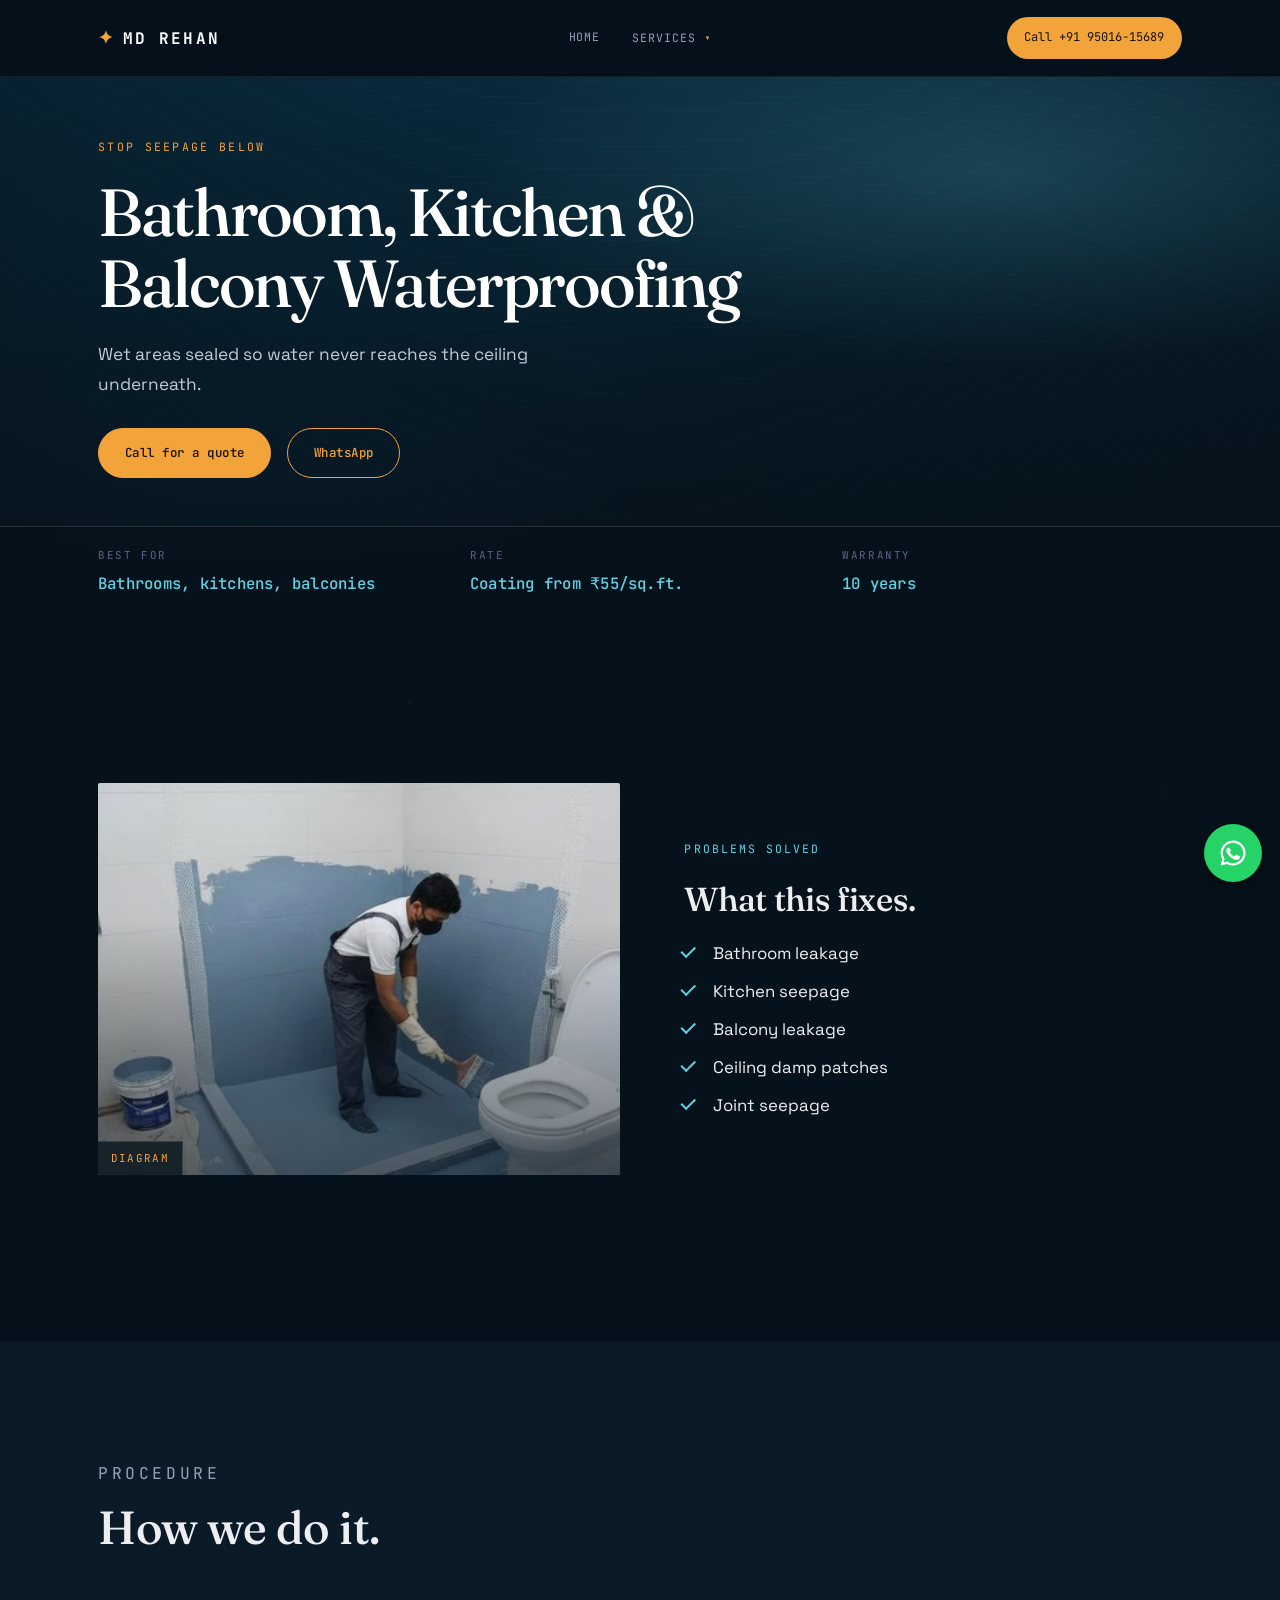
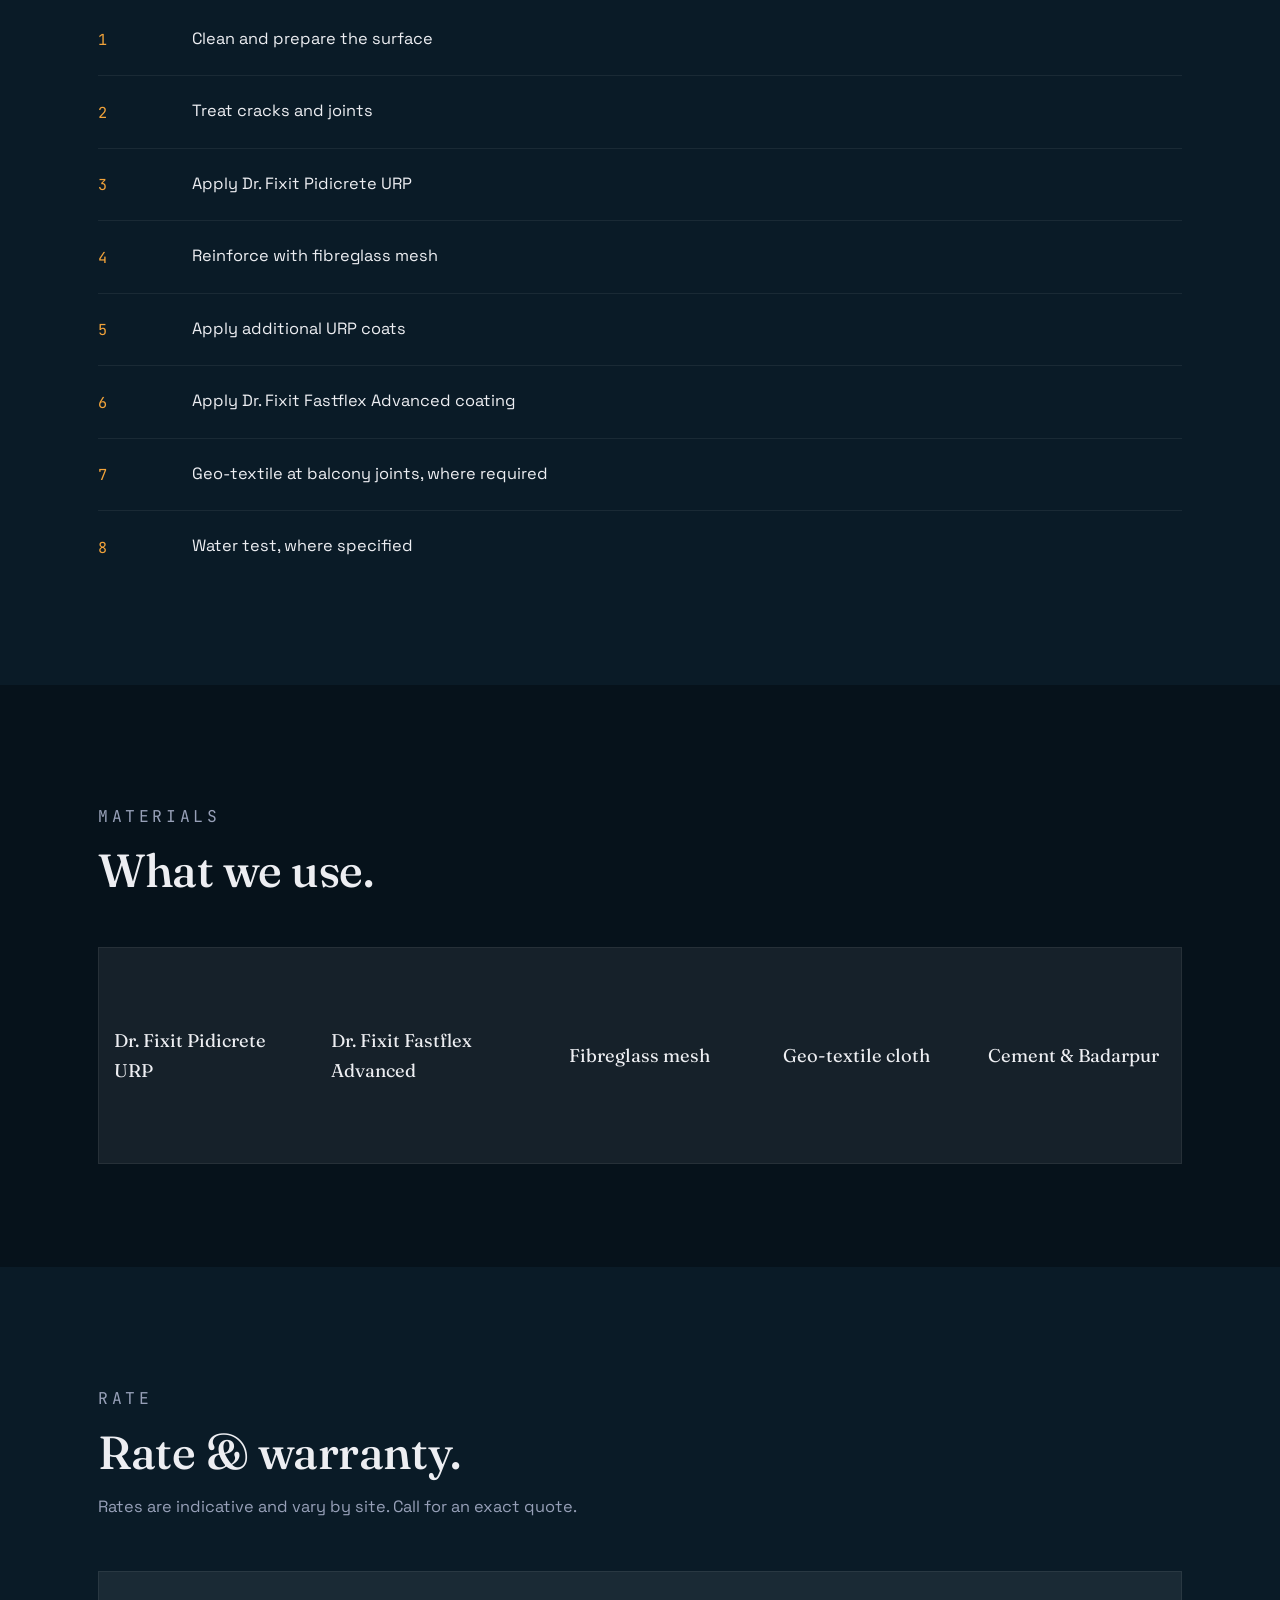
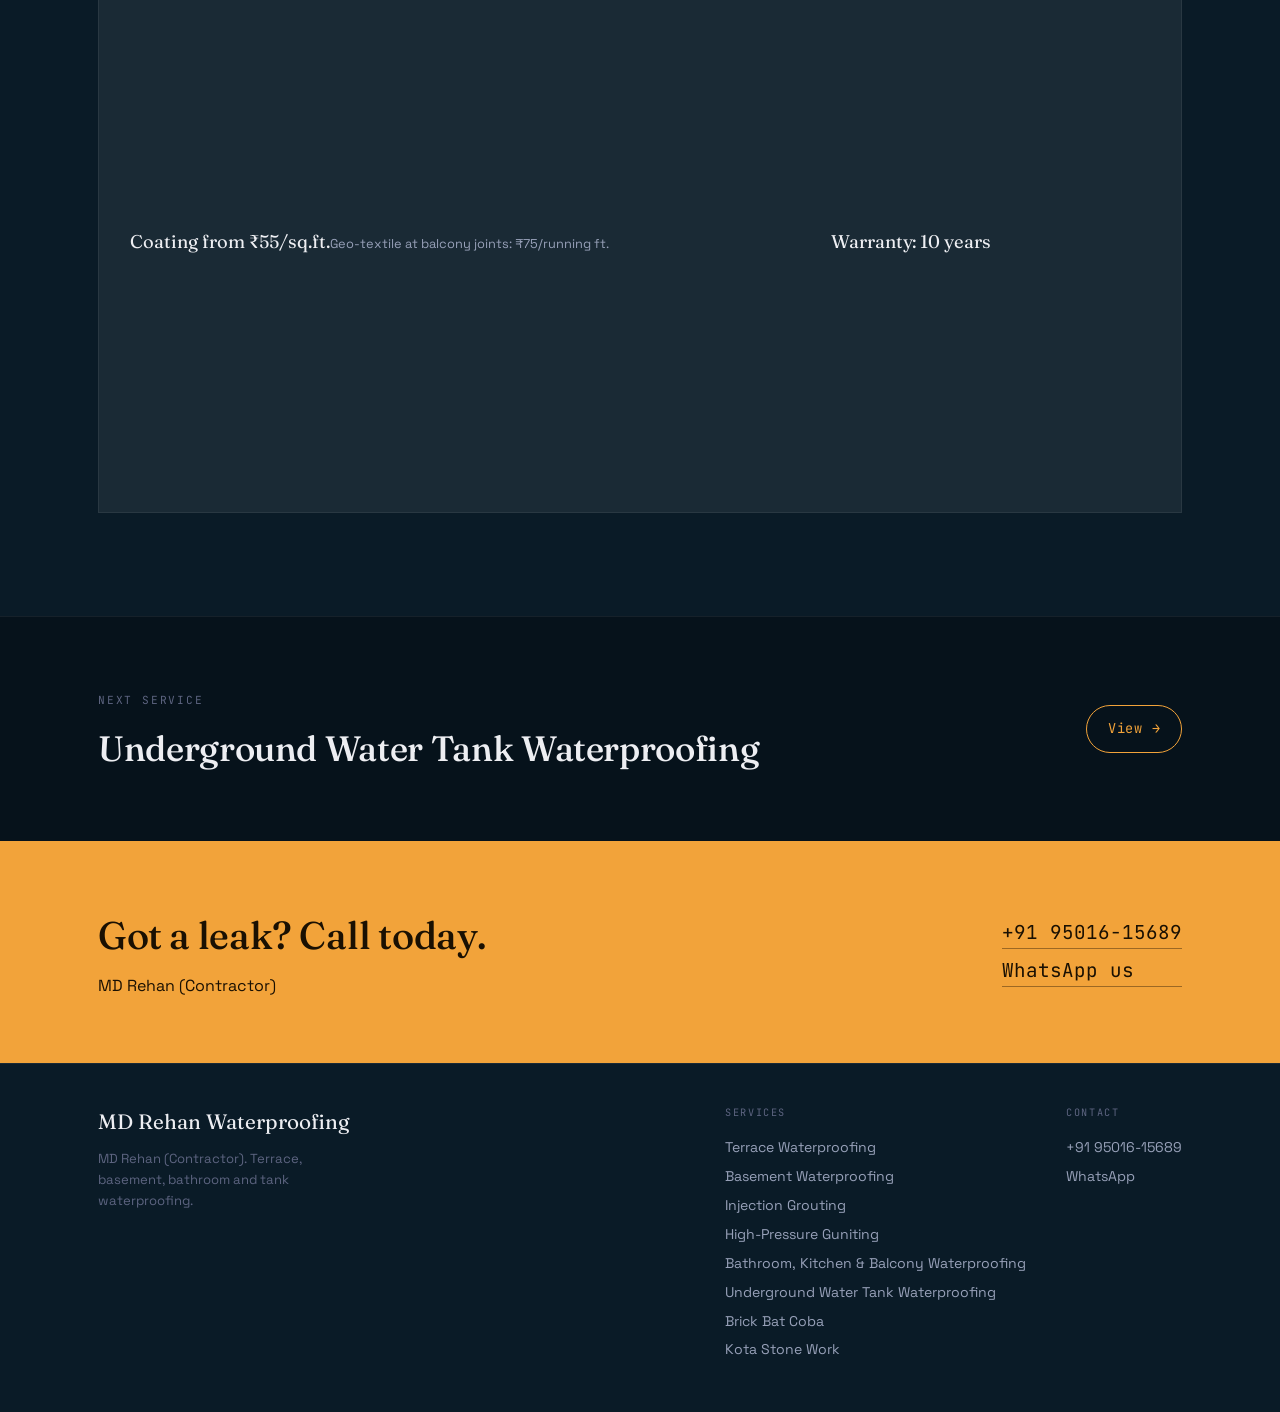
<file: bathroom-kitchen-balcony-waterproofing.html>
<!doctype html>
<html lang="en">
<head>
<meta charset="utf-8">
<meta name="viewport" content="width=device-width, initial-scale=1">
<title>Bathroom, Kitchen & Balcony Waterproofing — MD Rehan Waterproofing</title>
<meta name="description" content="Wet areas sealed so water never reaches the ceiling underneath.">
<link rel="stylesheet" href="style.css">
</head>
<body data-wa="bathroom, kitchen & balcony waterproofing">

<header class="nav">
  <div class="nav-inner">
    <a href="index.html" class="brand"><span class="dot">✦</span> MD REHAN <span class="brand-sub">/ WATERPROOFING</span></a>
    <nav class="navlinks">
      <a href="index.html">Home</a>
      <details class="nav-services">
        <summary>Services</summary>
        <div class="nav-dropdown">
          <a href="terrace-waterproofing.html">Terrace Waterproofing</a>
          <a href="basement-waterproofing.html">Basement Waterproofing</a>
          <a href="injection-grouting.html">Injection Grouting</a>
          <a href="high-pressure-guniting.html">High-Pressure Guniting</a>
          <a href="bathroom-kitchen-balcony-waterproofing.html" class="active">Bathroom, Kitchen & Balcony Waterproofing</a>
          <a href="underground-water-tank-waterproofing.html">Underground Water Tank Waterproofing</a>
          <a href="brick-bat-coba.html">Brick Bat Coba</a>
          <a href="kota-stone-work.html">Kota Stone Work</a>
        </div>
      </details>
    </nav>
    <a class="nav-call" href="tel:+919501615689">Call +91 95016-15689</a>
  </div>
</header>

<main>

  <section class="hero water" style="min-height:60vh;">
    <div class="hero-inner">
      <p class="eyebrow">Stop seepage below</p>
      <h1>Bathroom, Kitchen & Balcony Waterproofing</h1>
      <p class="dek">Wet areas sealed so water never reaches the ceiling underneath.</p>
      <div class="btn-row"><a class="btn solid" href="tel:+919501615689">Call for a quote</a><a class="btn" href="https://wa.me/919501615689?text=Hello%20MD%20Rehan%20Waterproofing%2C%20I%20need%20bathroom%2C%20kitchen%20%26%20balcony%20waterproofing.">WhatsApp</a></div>
    </div>
    <div class="catalog-strip"><div class="catalog-strip-inner"><div class="catalog-item"><div class="k">Best for</div><div class="v">Bathrooms, kitchens, balconies</div></div><div class="catalog-item"><div class="k">Rate</div><div class="v">Coating from ₹55/sq.ft.</div></div><div class="catalog-item"><div class="k">Warranty</div><div class="v">10 years</div></div></div></div>
  </section>

  <section class="block">
    <div class="wrap">
      <div class="specimen reveal">
        <div class="specimen-media"><img class="service-photo" src="images/bathroom-waterproofing.jpg" alt="Bathroom floor waterproofing coating application" loading="lazy" decoding="async" referrerpolicy="no-referrer" onerror="this.style.display='none'"><span class="specimen-tag">Diagram</span></div><div class="specimen-text">
          <span class="designation">Problems solved</span>
          <h3>What this fixes.</h3>
          <ul class="ticks"><li>Bathroom leakage</li><li>Kitchen seepage</li><li>Balcony leakage</li><li>Ceiling damp patches</li><li>Joint seepage</li></ul>
        </div>
      </div>
    </div>
  </section>

  <section class="block alt">
    <div class="wrap">
      <div class="block-head reveal"><p class="eyebrow">Procedure</p><h2>How we do it.</h2></div>
      <div class="timeline reveal">
        <div class="tl-item"><div class="tl-year">1</div><div class="tl-body"><p style="color:var(--text);font-size:1.02rem">Clean and prepare the surface</p></div></div>
        <div class="tl-item"><div class="tl-year">2</div><div class="tl-body"><p style="color:var(--text);font-size:1.02rem">Treat cracks and joints</p></div></div>
        <div class="tl-item"><div class="tl-year">3</div><div class="tl-body"><p style="color:var(--text);font-size:1.02rem">Apply Dr. Fixit Pidicrete URP</p></div></div>
        <div class="tl-item"><div class="tl-year">4</div><div class="tl-body"><p style="color:var(--text);font-size:1.02rem">Reinforce with fibreglass mesh</p></div></div>
        <div class="tl-item"><div class="tl-year">5</div><div class="tl-body"><p style="color:var(--text);font-size:1.02rem">Apply additional URP coats</p></div></div>
        <div class="tl-item"><div class="tl-year">6</div><div class="tl-body"><p style="color:var(--text);font-size:1.02rem">Apply Dr. Fixit Fastflex Advanced coating</p></div></div>
        <div class="tl-item"><div class="tl-year">7</div><div class="tl-body"><p style="color:var(--text);font-size:1.02rem">Geo-textile at balcony joints, where required</p></div></div>
        <div class="tl-item"><div class="tl-year">8</div><div class="tl-body"><p style="color:var(--text);font-size:1.02rem">Water test, where specified</p></div></div>
      </div>
    </div>
  </section>

  <section class="block">
    <div class="wrap">
      <div class="block-head reveal"><p class="eyebrow">Materials</p><h2>What we use.</h2></div>
      <div class="tiles reveal"><div class="tile">Dr. Fixit Pidicrete URP</div><div class="tile">Dr. Fixit Fastflex Advanced</div><div class="tile">Fibreglass mesh</div><div class="tile">Geo-textile cloth</div><div class="tile">Cement & Badarpur</div></div>
    </div>
  </section>

  <section class="block alt">
    <div class="wrap">
      <div class="block-head reveal"><p class="eyebrow">Rate</p><h2>Rate &amp; warranty.</h2><p>Rates are indicative and vary by site. Call for an exact quote.</p></div>
      <div class="tiles reveal"><div class="tile">Coating from ₹55/sq.ft.<small>Geo-textile at balcony joints: ₹75/running ft.</small></div><div class="tile">Warranty: 10 years</div></div>
    </div>
  </section>

  <section class="next-band">
    <div class="wrap">
      <div><p class="lbl">Next service</p><h3>Underground Water Tank Waterproofing</h3></div>
      <a class="arrow" href="underground-water-tank-waterproofing.html">View →</a>
    </div>
  </section>

  <section class="cta-band">
    <div class="wrap">
      <div><h3>Got a leak? Call today.</h3><p>MD Rehan (Contractor)</p></div>
      <div class="nums"><a href="tel:+919501615689">+91 95016-15689</a><a href="https://wa.me/919501615689">WhatsApp us</a></div>
    </div>
  </section>

</main>

<footer>
  <div class="wrap">
    <div>
      <div class="fbrand">MD Rehan Waterproofing</div>
      <p class="fnote">MD Rehan (Contractor). Terrace, basement, bathroom and tank waterproofing.</p>
    </div>
    <div class="flinks">
      <div class="fgroup">
        <div class="k">Services</div>
        <a href="terrace-waterproofing.html">Terrace Waterproofing</a>
        <a href="basement-waterproofing.html">Basement Waterproofing</a>
        <a href="injection-grouting.html">Injection Grouting</a>
        <a href="high-pressure-guniting.html">High-Pressure Guniting</a>
        <a href="bathroom-kitchen-balcony-waterproofing.html">Bathroom, Kitchen & Balcony Waterproofing</a>
        <a href="underground-water-tank-waterproofing.html">Underground Water Tank Waterproofing</a>
        <a href="brick-bat-coba.html">Brick Bat Coba</a>
        <a href="kota-stone-work.html">Kota Stone Work</a>
      </div>
      <div class="fgroup">
        <div class="k">Contact</div>
        <a href="tel:+919501615689">+91 95016-15689</a>
        <a href="https://wa.me/919501615689">WhatsApp</a>
      </div>
    </div>
  </div>
</footer>

<script src="script.js"></script>
</body>
</html>
</file>
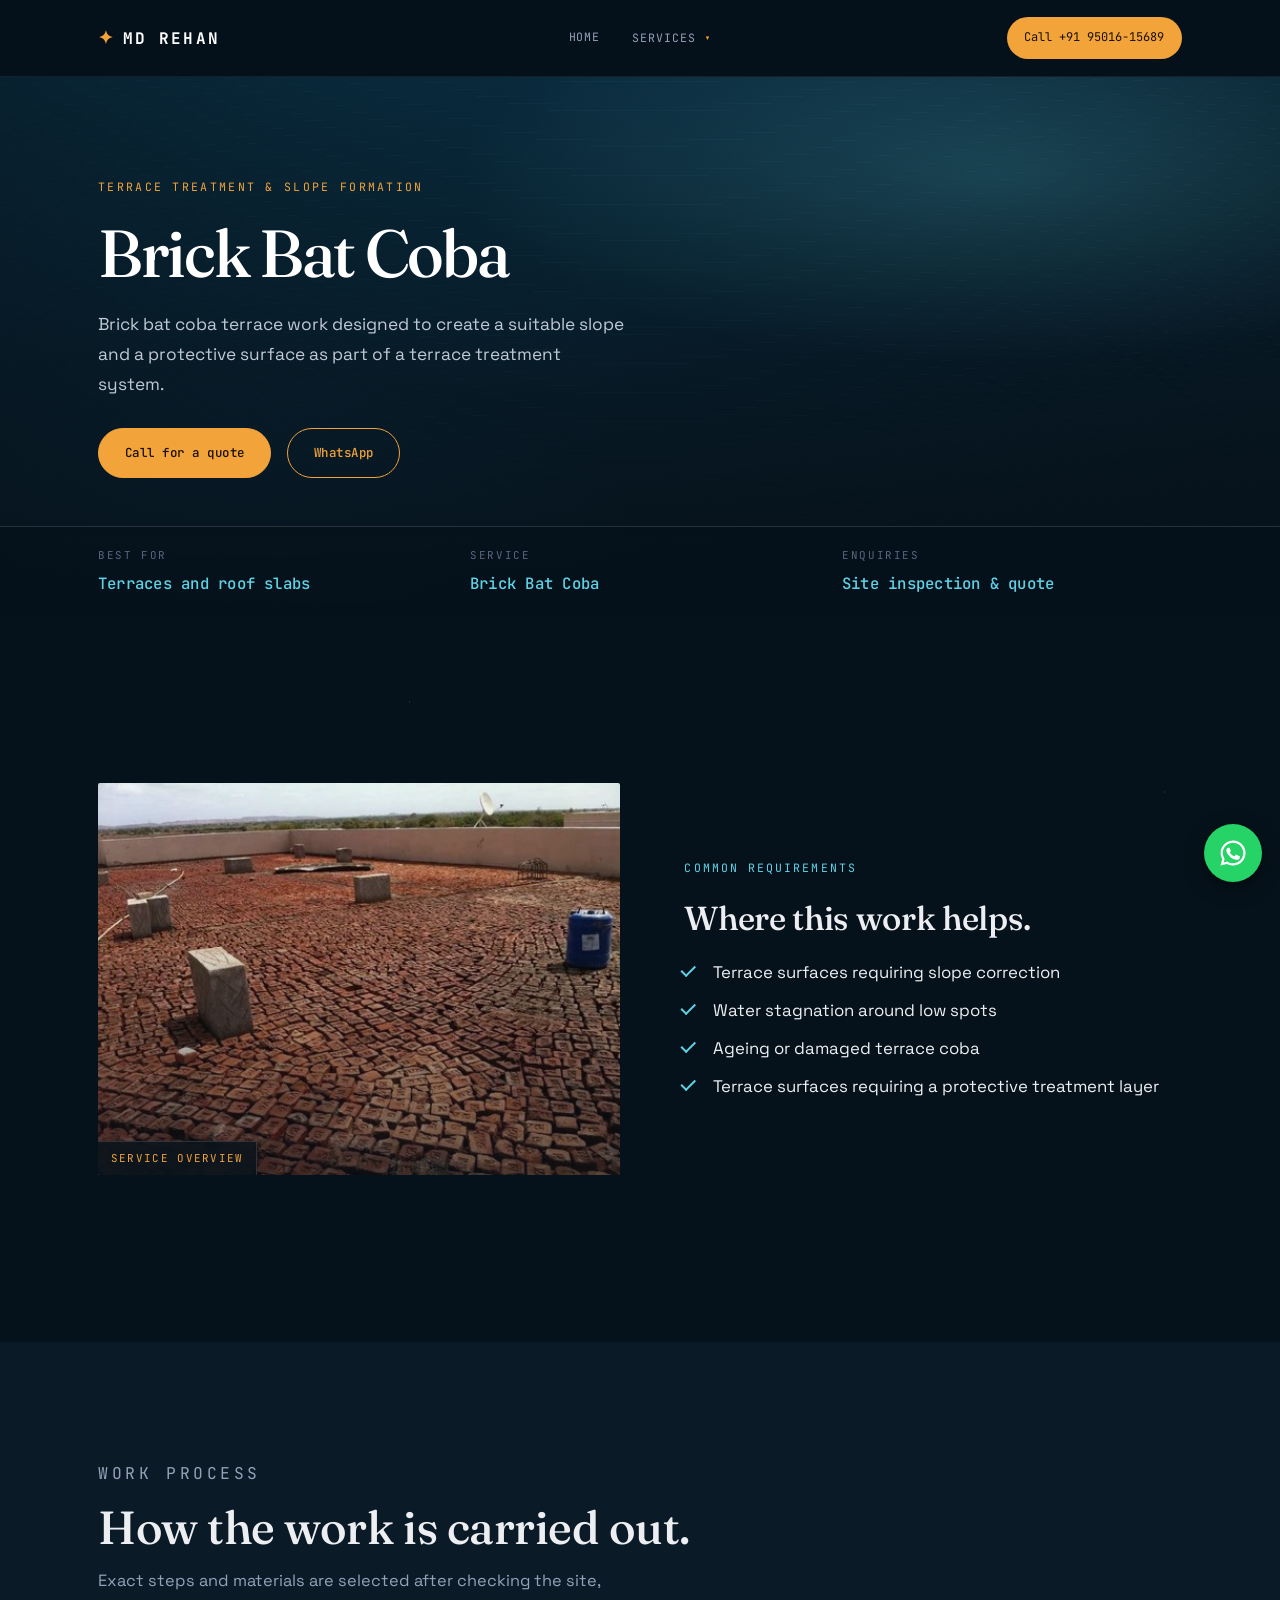
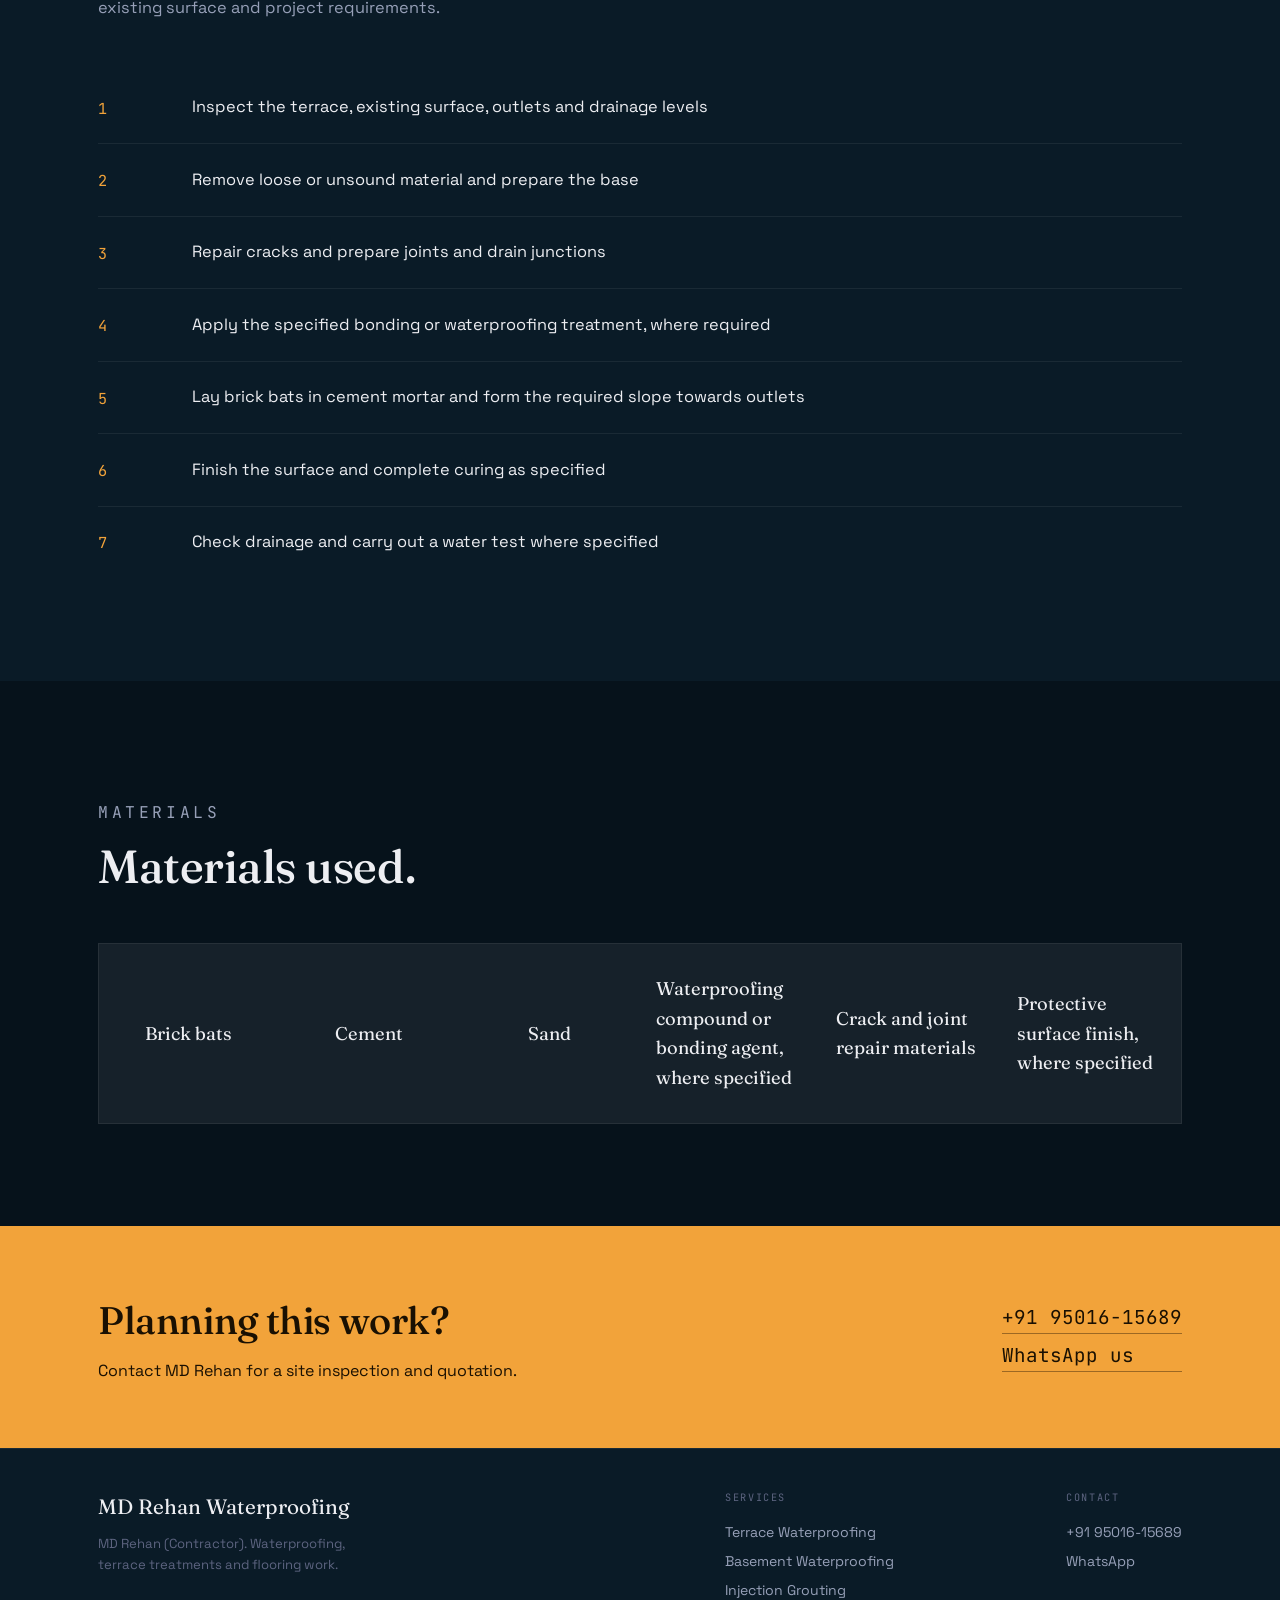
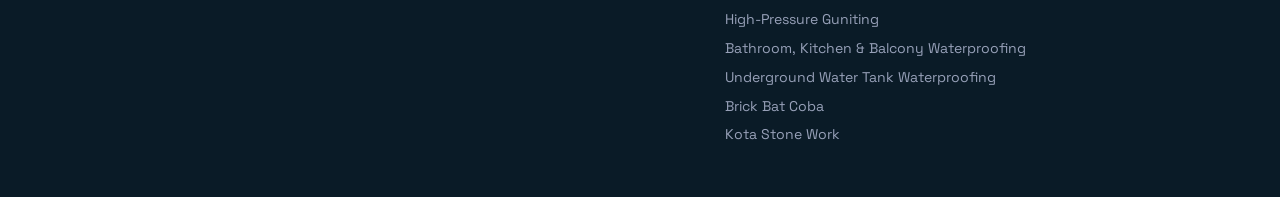
<file: brick-bat-coba.html>
<!doctype html>
<html lang="en">
<head>
<meta charset="utf-8">
<meta name="viewport" content="width=device-width, initial-scale=1">
<title>Brick Bat Coba — MD Rehan</title>
<meta name="description" content="Brick bat coba terrace work designed to create a suitable slope and a protective surface as part of a terrace treatment system.">
<link rel="stylesheet" href="style.css">
</head>
<body data-wa="brick bat coba">

<header class="nav">
  <div class="nav-inner">
    <a href="index.html" class="brand"><span class="dot">✦</span> MD REHAN <span class="brand-sub">/ WATERPROOFING</span></a>
    <nav class="navlinks">
      <a href="index.html">Home</a>
      <details class="nav-services">
        <summary>Services</summary>
        <div class="nav-dropdown">
          <a href="terrace-waterproofing.html">Terrace Waterproofing</a>
          <a href="basement-waterproofing.html">Basement Waterproofing</a>
          <a href="injection-grouting.html">Injection Grouting</a>
          <a href="high-pressure-guniting.html">High-Pressure Guniting</a>
          <a href="bathroom-kitchen-balcony-waterproofing.html">Bathroom, Kitchen & Balcony Waterproofing</a>
          <a href="underground-water-tank-waterproofing.html">Underground Water Tank Waterproofing</a>
          <a href="brick-bat-coba.html" class="active">Brick Bat Coba</a>
          <a href="kota-stone-work.html">Kota Stone Work</a>
        </div>
      </details>
    </nav>
    <a class="nav-call" href="tel:+919501615689">Call +91 95016-15689</a>
  </div>
</header>

<main>
  <section class="hero water" style="min-height:60vh;">
    <div class="hero-inner">
      <p class="eyebrow">Terrace treatment & slope formation</p>
      <h1>Brick Bat Coba</h1>
      <p class="dek">Brick bat coba terrace work designed to create a suitable slope and a protective surface as part of a terrace treatment system.</p>
      <div class="btn-row">
        <a class="btn solid" href="tel:+919501615689">Call for a quote</a>
        <a class="btn" href="https://wa.me/919501615689?text=Hello%20MD%20Rehan%20Waterproofing%2C%20I%20need%20information%20about%20Brick%20Bat%20Coba.">WhatsApp</a>
      </div>
    </div>
    <div class="catalog-strip">
      <div class="catalog-strip-inner">
        <div class="catalog-item"><div class="k">Best for</div><div class="v">Terraces and roof slabs</div></div>
        <div class="catalog-item"><div class="k">Service</div><div class="v">Brick Bat Coba</div></div>
        <div class="catalog-item"><div class="k">Enquiries</div><div class="v">Site inspection & quote</div></div>
      </div>
    </div>
  </section>

  <section class="block">
    <div class="wrap">
      <div class="specimen reveal">
        <div class="specimen-media"><img class="service-photo" src="images/brick-bat-coba.jpg" alt="Brick bat coba terrace waterproofing work" loading="lazy" decoding="async" referrerpolicy="no-referrer" onerror="this.style.display='none'"><span class="specimen-tag">Service overview</span></div><div class="specimen-text">
          <span class="designation">Common requirements</span>
          <h3>Where this work helps.</h3>
          <ul class="ticks">
            <li>Terrace surfaces requiring slope correction</li>
            <li>Water stagnation around low spots</li>
            <li>Ageing or damaged terrace coba</li>
            <li>Terrace surfaces requiring a protective treatment layer</li>
          </ul>
        </div>
      </div>
    </div>
  </section>

  <section class="block alt">
    <div class="wrap">
      <div class="block-head reveal"><p class="eyebrow">Work process</p><h2>How the work is carried out.</h2><p>Exact steps and materials are selected after checking the site, existing surface and project requirements.</p></div>
      <div class="timeline reveal">
          <div class="tl-item"><div class="tl-year">1</div><div class="tl-body"><p style="color:var(--text);font-size:1.02rem">Inspect the terrace, existing surface, outlets and drainage levels</p></div></div>
          <div class="tl-item"><div class="tl-year">2</div><div class="tl-body"><p style="color:var(--text);font-size:1.02rem">Remove loose or unsound material and prepare the base</p></div></div>
          <div class="tl-item"><div class="tl-year">3</div><div class="tl-body"><p style="color:var(--text);font-size:1.02rem">Repair cracks and prepare joints and drain junctions</p></div></div>
          <div class="tl-item"><div class="tl-year">4</div><div class="tl-body"><p style="color:var(--text);font-size:1.02rem">Apply the specified bonding or waterproofing treatment, where required</p></div></div>
          <div class="tl-item"><div class="tl-year">5</div><div class="tl-body"><p style="color:var(--text);font-size:1.02rem">Lay brick bats in cement mortar and form the required slope towards outlets</p></div></div>
          <div class="tl-item"><div class="tl-year">6</div><div class="tl-body"><p style="color:var(--text);font-size:1.02rem">Finish the surface and complete curing as specified</p></div></div>
          <div class="tl-item"><div class="tl-year">7</div><div class="tl-body"><p style="color:var(--text);font-size:1.02rem">Check drainage and carry out a water test where specified</p></div></div>
      </div>
    </div>
  </section>

  <section class="block">
    <div class="wrap">
      <div class="block-head reveal"><p class="eyebrow">Materials</p><h2>Materials used.</h2></div>
      <div class="tiles reveal">
          <div class="tile">Brick bats</div>
          <div class="tile">Cement</div>
          <div class="tile">Sand</div>
          <div class="tile">Waterproofing compound or bonding agent, where specified</div>
          <div class="tile">Crack and joint repair materials</div>
          <div class="tile">Protective surface finish, where specified</div>
      </div>
    </div>
  </section>

  <section class="cta-band">
    <div class="wrap">
      <div><h3>Planning this work?</h3><p>Contact MD Rehan for a site inspection and quotation.</p></div>
      <div class="nums">
        <a href="tel:+919501615689">+91 95016-15689</a>
        <a href="https://wa.me/919501615689?text=Hello%20MD%20Rehan%20Waterproofing%2C%20I%20need%20information%20about%20Brick%20Bat%20Coba.">WhatsApp us</a>
      </div>
    </div>
  </section>
</main>

<footer>
  <div class="wrap">
    <div>
      <div class="fbrand">MD Rehan Waterproofing</div>
      <p class="fnote">MD Rehan (Contractor). Waterproofing, terrace treatments and flooring work.</p>
    </div>
    <div class="flinks">
      <div class="fgroup">
        <div class="k">Services</div>
        <a href="terrace-waterproofing.html">Terrace Waterproofing</a>
        <a href="basement-waterproofing.html">Basement Waterproofing</a>
        <a href="injection-grouting.html">Injection Grouting</a>
        <a href="high-pressure-guniting.html">High-Pressure Guniting</a>
        <a href="bathroom-kitchen-balcony-waterproofing.html">Bathroom, Kitchen & Balcony Waterproofing</a>
        <a href="underground-water-tank-waterproofing.html">Underground Water Tank Waterproofing</a>
        <a href="brick-bat-coba.html">Brick Bat Coba</a>
        <a href="kota-stone-work.html">Kota Stone Work</a>
      </div>
      <div class="fgroup">
        <div class="k">Contact</div>
        <a href="tel:+919501615689">+91 95016-15689</a>
        <a href="https://wa.me/919501615689">WhatsApp</a>
      </div>
    </div>
  </div>
</footer>

<script src="script.js"></script>
</body>
</html>
</file>
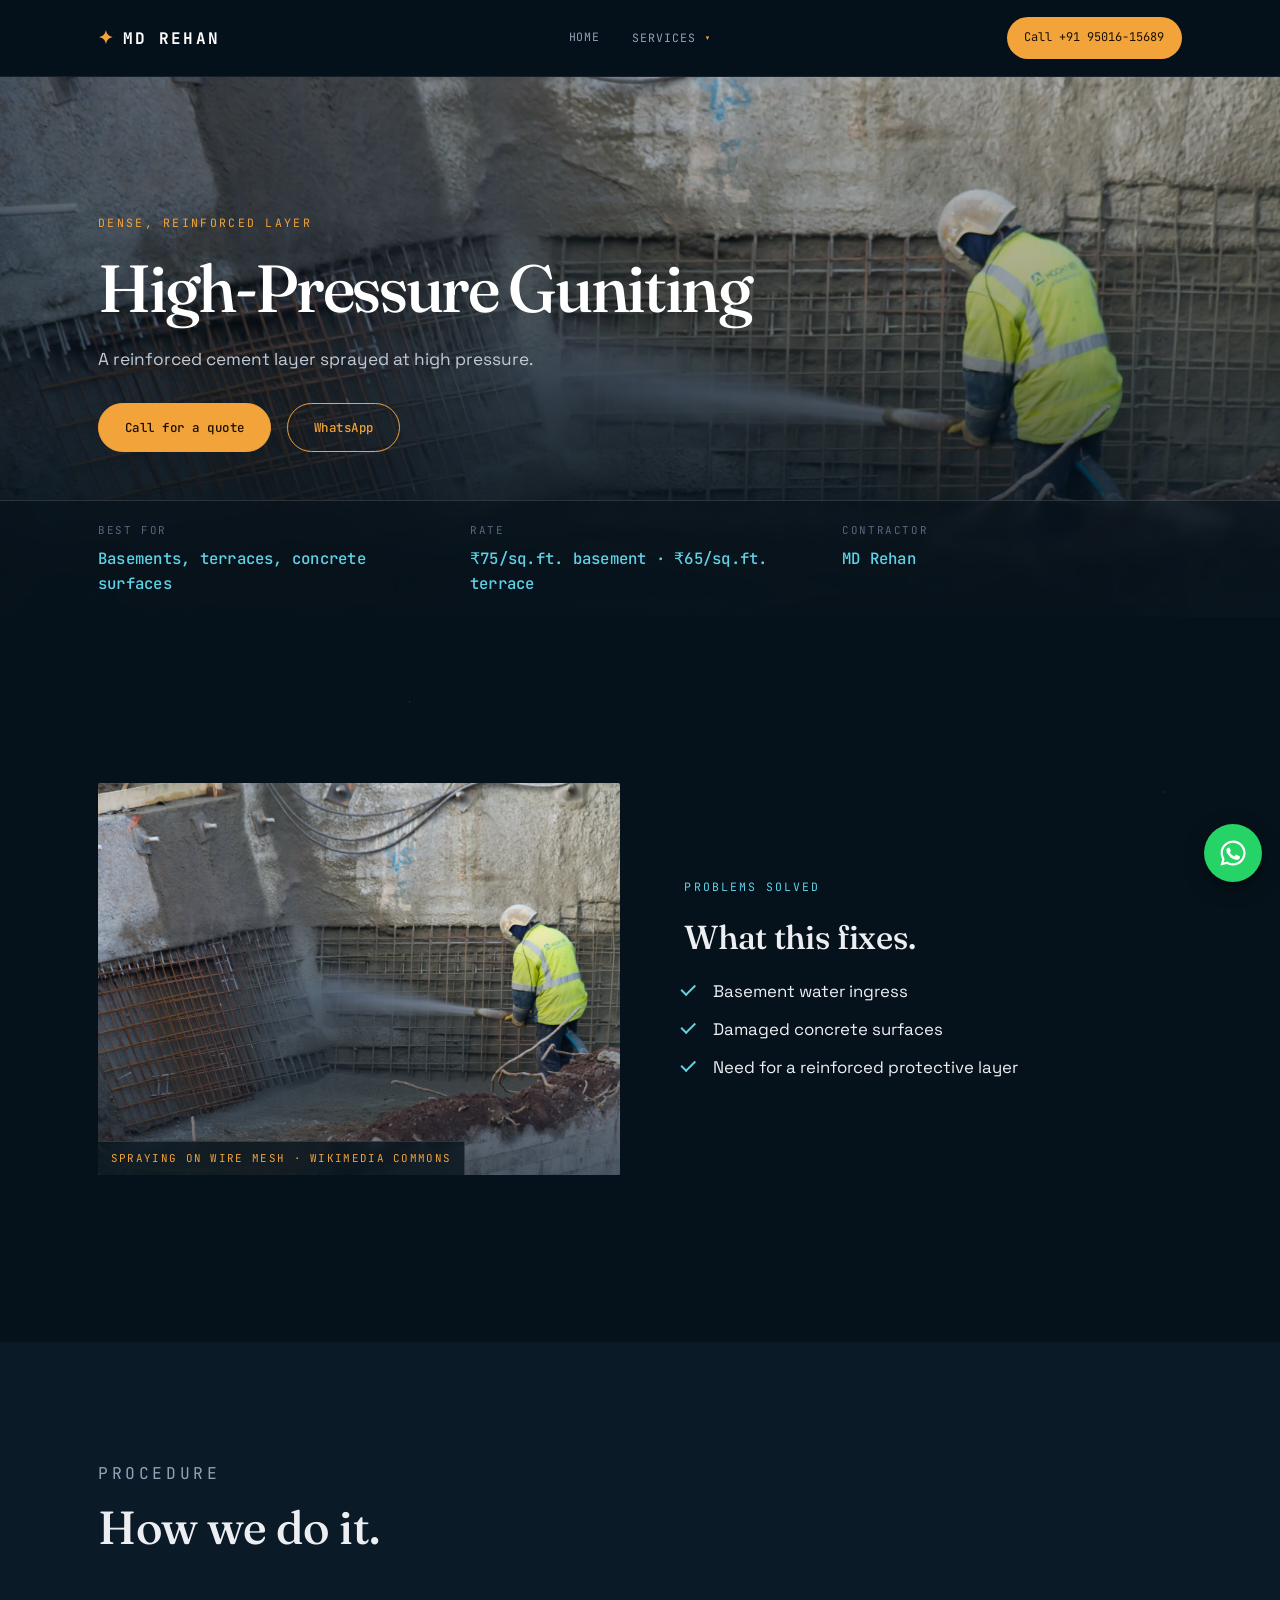
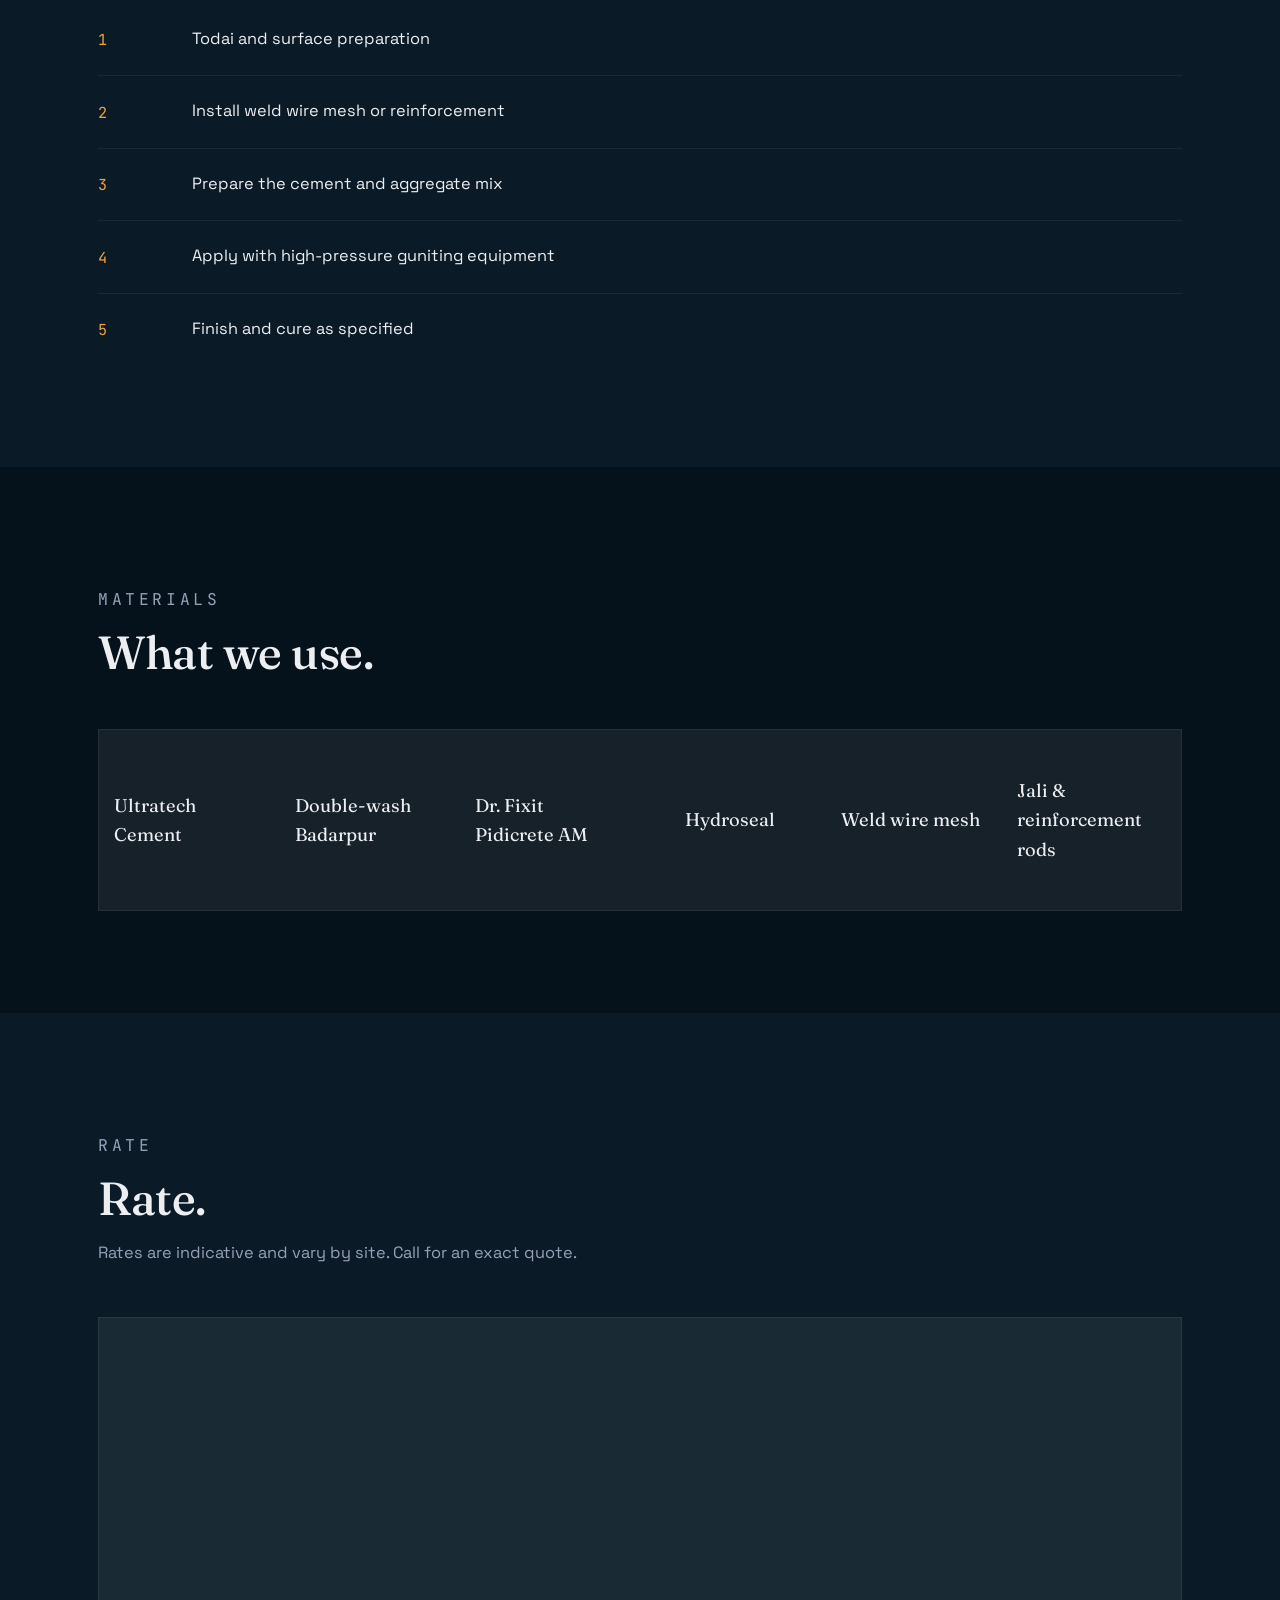
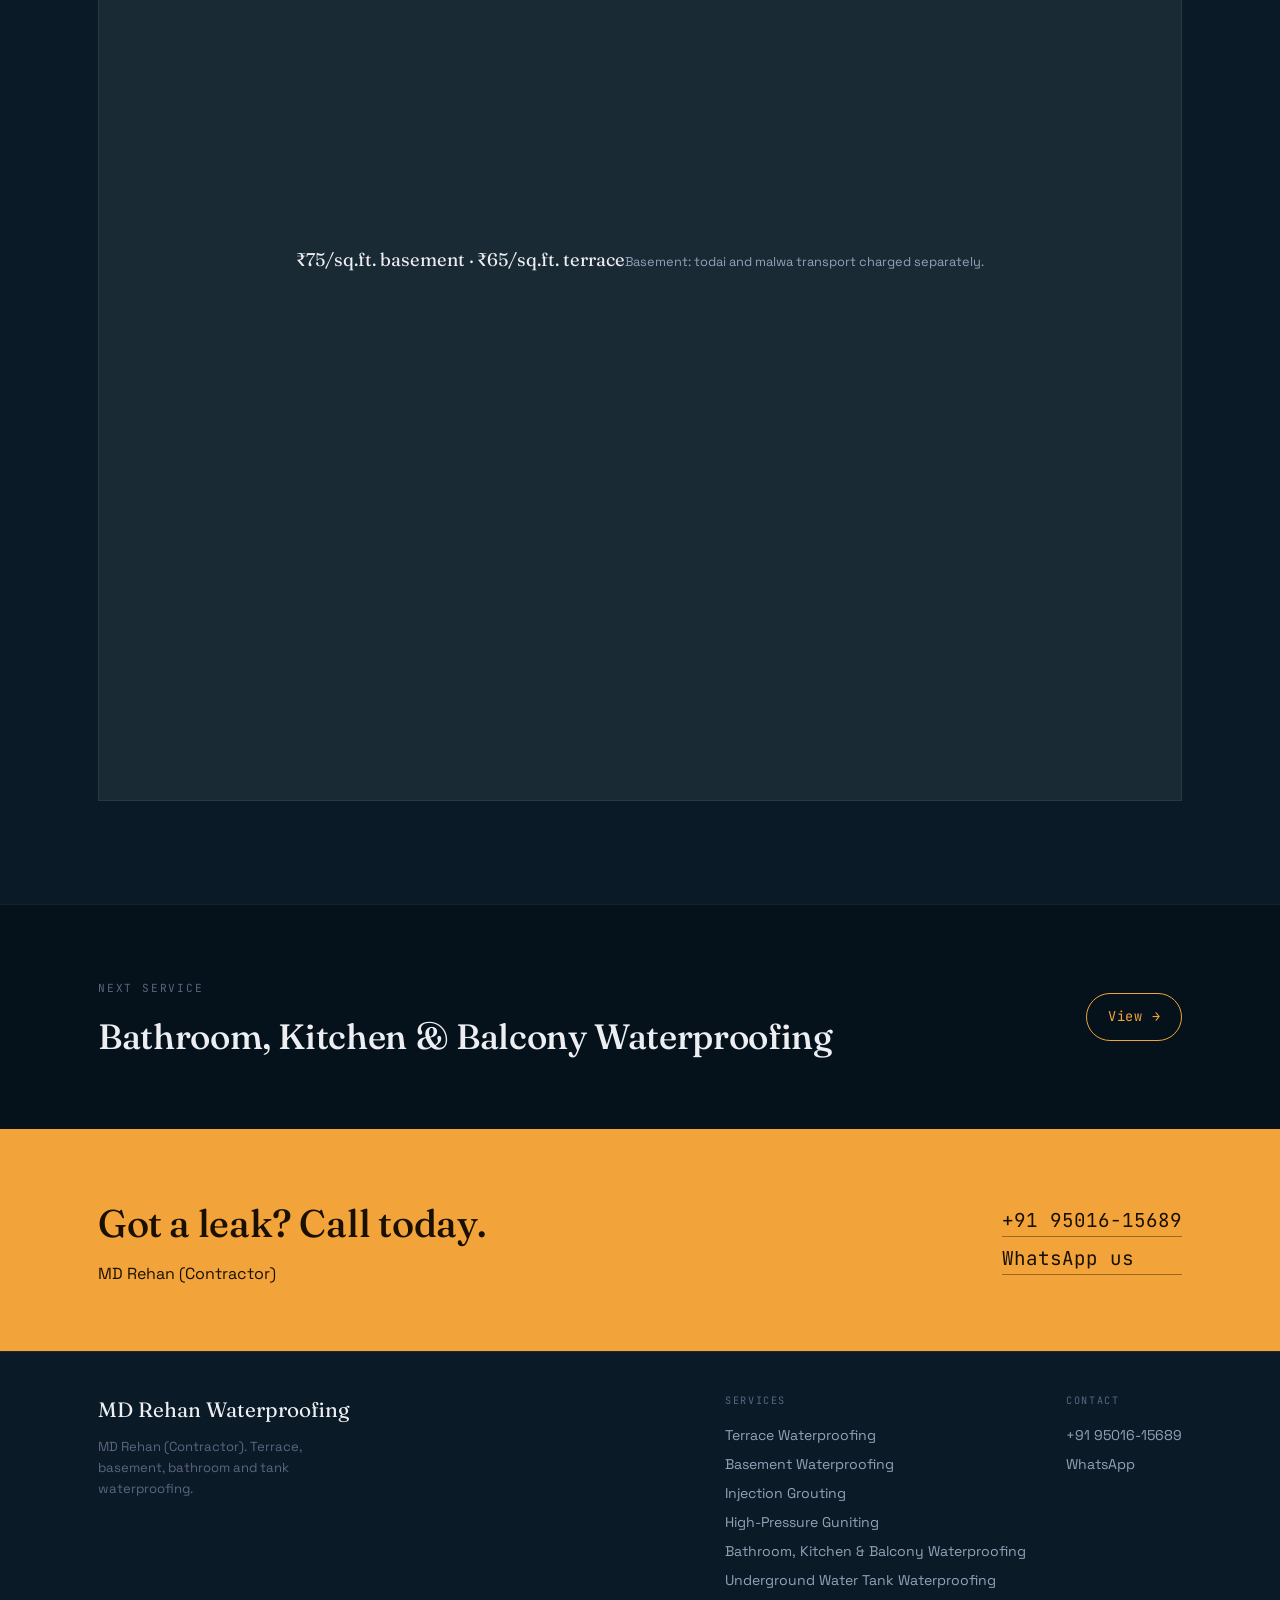
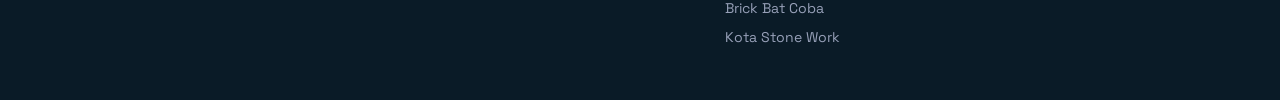
<file: high-pressure-guniting.html>
<!doctype html>
<html lang="en">
<head>
<meta charset="utf-8">
<meta name="viewport" content="width=device-width, initial-scale=1">
<title>High-Pressure Guniting — MD Rehan Waterproofing</title>
<meta name="description" content="A reinforced cement layer sprayed at high pressure.">
<link rel="stylesheet" href="style.css">
</head>
<body data-wa="high-pressure guniting">

<header class="nav">
  <div class="nav-inner">
    <a href="index.html" class="brand"><span class="dot">✦</span> MD REHAN <span class="brand-sub">/ WATERPROOFING</span></a>
    <nav class="navlinks">
      <a href="index.html">Home</a>
      <details class="nav-services">
        <summary>Services</summary>
        <div class="nav-dropdown">
          <a href="terrace-waterproofing.html">Terrace Waterproofing</a>
          <a href="basement-waterproofing.html">Basement Waterproofing</a>
          <a href="injection-grouting.html">Injection Grouting</a>
          <a href="high-pressure-guniting.html" class="active">High-Pressure Guniting</a>
          <a href="bathroom-kitchen-balcony-waterproofing.html">Bathroom, Kitchen & Balcony Waterproofing</a>
          <a href="underground-water-tank-waterproofing.html">Underground Water Tank Waterproofing</a>
          <a href="brick-bat-coba.html">Brick Bat Coba</a>
          <a href="kota-stone-work.html">Kota Stone Work</a>
        </div>
      </details>
    </nav>
    <a class="nav-call" href="tel:+919501615689">Call +91 95016-15689</a>
  </div>
</header>

<main>

  <section class="hero" style="min-height:60vh;background-image:url('images/high-pressure-guniting.jpg');">
    <div class="hero-inner">
      <p class="eyebrow">Dense, reinforced layer</p>
      <h1>High-Pressure Guniting</h1>
      <p class="dek">A reinforced cement layer sprayed at high pressure.</p>
      <div class="btn-row"><a class="btn solid" href="tel:+919501615689">Call for a quote</a><a class="btn" href="https://wa.me/919501615689?text=Hello%20MD%20Rehan%20Waterproofing%2C%20I%20need%20high-pressure%20guniting.">WhatsApp</a></div>
    </div>
    <div class="catalog-strip"><div class="catalog-strip-inner"><div class="catalog-item"><div class="k">Best for</div><div class="v">Basements, terraces, concrete surfaces</div></div><div class="catalog-item"><div class="k">Rate</div><div class="v">₹75/sq.ft. basement · ₹65/sq.ft. terrace</div></div><div class="catalog-item"><div class="k">Contractor</div><div class="v">MD Rehan</div></div></div></div>
  </section>

  <section class="block">
    <div class="wrap">
      <div class="specimen reveal">
        <div class="specimen-media"><img class="service-photo" src="images/high-pressure-guniting.jpg" alt="High pressure shotcrete guniting application" loading="lazy" decoding="async" referrerpolicy="no-referrer" onerror="this.style.display='none'"><span class="specimen-tag">Spraying on wire mesh · Wikimedia Commons</span></div><div class="specimen-text">
          <span class="designation">Problems solved</span>
          <h3>What this fixes.</h3>
          <ul class="ticks"><li>Basement water ingress</li><li>Damaged concrete surfaces</li><li>Need for a reinforced protective layer</li></ul>
        </div>
      </div>
    </div>
  </section>

  <section class="block alt">
    <div class="wrap">
      <div class="block-head reveal"><p class="eyebrow">Procedure</p><h2>How we do it.</h2></div>
      <div class="timeline reveal">
        <div class="tl-item"><div class="tl-year">1</div><div class="tl-body"><p style="color:var(--text);font-size:1.02rem">Todai and surface preparation</p></div></div>
        <div class="tl-item"><div class="tl-year">2</div><div class="tl-body"><p style="color:var(--text);font-size:1.02rem">Install weld wire mesh or reinforcement</p></div></div>
        <div class="tl-item"><div class="tl-year">3</div><div class="tl-body"><p style="color:var(--text);font-size:1.02rem">Prepare the cement and aggregate mix</p></div></div>
        <div class="tl-item"><div class="tl-year">4</div><div class="tl-body"><p style="color:var(--text);font-size:1.02rem">Apply with high-pressure guniting equipment</p></div></div>
        <div class="tl-item"><div class="tl-year">5</div><div class="tl-body"><p style="color:var(--text);font-size:1.02rem">Finish and cure as specified</p></div></div>
      </div>
    </div>
  </section>

  <section class="block">
    <div class="wrap">
      <div class="block-head reveal"><p class="eyebrow">Materials</p><h2>What we use.</h2></div>
      <div class="tiles reveal"><div class="tile">Ultratech Cement</div><div class="tile">Double-wash Badarpur</div><div class="tile">Dr. Fixit Pidicrete AM</div><div class="tile">Hydroseal</div><div class="tile">Weld wire mesh</div><div class="tile">Jali & reinforcement rods</div></div>
    </div>
  </section>

  <section class="block alt">
    <div class="wrap">
      <div class="block-head reveal"><p class="eyebrow">Rate</p><h2>Rate.</h2><p>Rates are indicative and vary by site. Call for an exact quote.</p></div>
      <div class="tiles reveal"><div class="tile">₹75/sq.ft. basement · ₹65/sq.ft. terrace<small>Basement: todai and malwa transport charged separately.</small></div></div>
    </div>
  </section>

  <section class="next-band">
    <div class="wrap">
      <div><p class="lbl">Next service</p><h3>Bathroom, Kitchen & Balcony Waterproofing</h3></div>
      <a class="arrow" href="bathroom-kitchen-balcony-waterproofing.html">View →</a>
    </div>
  </section>

  <section class="cta-band">
    <div class="wrap">
      <div><h3>Got a leak? Call today.</h3><p>MD Rehan (Contractor)</p></div>
      <div class="nums"><a href="tel:+919501615689">+91 95016-15689</a><a href="https://wa.me/919501615689">WhatsApp us</a></div>
    </div>
  </section>

</main>

<footer>
  <div class="wrap">
    <div>
      <div class="fbrand">MD Rehan Waterproofing</div>
      <p class="fnote">MD Rehan (Contractor). Terrace, basement, bathroom and tank waterproofing.</p>
    </div>
    <div class="flinks">
      <div class="fgroup">
        <div class="k">Services</div>
        <a href="terrace-waterproofing.html">Terrace Waterproofing</a>
        <a href="basement-waterproofing.html">Basement Waterproofing</a>
        <a href="injection-grouting.html">Injection Grouting</a>
        <a href="high-pressure-guniting.html">High-Pressure Guniting</a>
        <a href="bathroom-kitchen-balcony-waterproofing.html">Bathroom, Kitchen & Balcony Waterproofing</a>
        <a href="underground-water-tank-waterproofing.html">Underground Water Tank Waterproofing</a>
        <a href="brick-bat-coba.html">Brick Bat Coba</a>
        <a href="kota-stone-work.html">Kota Stone Work</a>
      </div>
      <div class="fgroup">
        <div class="k">Contact</div>
        <a href="tel:+919501615689">+91 95016-15689</a>
        <a href="https://wa.me/919501615689">WhatsApp</a>
      </div>
    </div>
  </div>
</footer>

<script src="script.js"></script>
</body>
</html>
</file>
<file: style.css>
/* ==========================================================================
   OUTER SPACE — A FIELD GUIDE
   Shared stylesheet
   ========================================================================== */

@import url('https://fonts.googleapis.com/css2?family=Fraunces:ital,opsz,wght@0,9..144,300;0,9..144,400;0,9..144,500;0,9..144,600;0,9..144,700;1,9..144,400;1,9..144,500&family=Space+Grotesk:wght@300;400;500;600;700&family=JetBrains+Mono:wght@400;500;600&display=swap');

:root{
  --bg:#06121b;
  --bg-soft:#0a1b27;
  --panel:#10142599;
  --panel-solid:#0e2231;
  --rule:rgba(237,238,242,0.14);
  --rule-soft:rgba(237,238,242,0.07);
  --text:#edeef2;
  --muted:#97a0b8;
  --muted-dim:#5d6480;
  --gold:#f2a33a;
  --cyan:#5fd3e6;
  --magenta:#5fd3e6;
  --max:1180px;
}

*,*::before,*::after{ box-sizing:border-box; }
html{ scroll-behavior:smooth; }
body{
  margin:0;
  background:var(--bg);
  color:var(--text);
  font-family:'Space Grotesk', sans-serif;
  font-size:16px;
  line-height:1.6;
  -webkit-font-smoothing:antialiased;
}
img{ max-width:100%; display:block; }
a{ color:inherit; text-decoration:none; }

::selection{ background:var(--gold); color:#100c02; }

h1,h2,h3{
  font-family:'Fraunces', serif;
  font-weight:500;
  margin:0;
  letter-spacing:-0.01em;
}

.mono{ font-family:'JetBrains Mono', monospace; }

.eyebrow{
  font-family:'JetBrains Mono', monospace;
  font-size:0.72rem;
  letter-spacing:0.22em;
  text-transform:uppercase;
  color:var(--gold);
  margin:0 0 1.1rem;
}

.wrap{ max-width:var(--max); margin:0 auto; padding:0 clamp(1.25rem, 4vw, 3rem); }

/* ---------- Starfield ambient background ---------- */
body::before{
  content:"";
  position:fixed; inset:0;
  z-index:0;
  pointer-events:none;
  background-image:
    radial-gradient(1.5px 1.5px at 12% 22%, rgba(255,255,255,0.55), transparent),
    radial-gradient(1px 1px at 68% 12%, rgba(255,255,255,0.4), transparent),
    radial-gradient(1.5px 1.5px at 84% 62%, rgba(255,255,255,0.5), transparent),
    radial-gradient(1px 1px at 32% 78%, rgba(255,255,255,0.35), transparent),
    radial-gradient(1.5px 1.5px at 51% 45%, rgba(255,255,255,0.45), transparent),
    radial-gradient(1px 1px at 91% 88%, rgba(255,255,255,0.35), transparent),
    radial-gradient(1px 1px at 6% 63%, rgba(255,255,255,0.35), transparent),
    radial-gradient(1.5px 1.5px at 24% 92%, rgba(255,255,255,0.4), transparent);
  background-repeat:no-repeat;
  opacity:0.6;
}

/* ---------- Nav ---------- */
.nav{
  position:sticky; top:0; z-index:50;
  background:rgba(6,18,27,0.82);
  backdrop-filter:blur(10px);
  border-bottom:1px solid var(--rule-soft);
}
.nav-inner{
  max-width:var(--max); margin:0 auto;
  padding:0.95rem clamp(1.25rem, 4vw, 3rem);
  display:flex; align-items:center; justify-content:space-between;
  gap:1.5rem;
}
.brand{
  font-family:'JetBrains Mono', monospace;
  font-size:0.78rem;
  letter-spacing:0.14em;
  text-transform:uppercase;
  display:flex; align-items:baseline; gap:0.5rem;
}
.brand .dot{ color:var(--gold); }
.brand-sub{ color:var(--muted-dim); font-size:0.7rem; }
.navlinks{
  display:flex; gap:clamp(0.9rem, 2vw, 1.7rem);
  font-family:'JetBrains Mono', monospace;
  font-size:0.7rem;
  letter-spacing:0.1em;
  text-transform:uppercase;
  flex-wrap:wrap;
}
.navlinks a{
  color:var(--muted);
  padding:0.3rem 0;
  border-bottom:1px solid transparent;
  transition:color .2s ease, border-color .2s ease;
  white-space:nowrap;
}
.navlinks a:hover{ color:var(--text); border-color:var(--rule); }
.navlinks a.active{ color:var(--gold); border-color:var(--gold); }
.navtoggle{ display:none; }

/* ---------- Hero ---------- */
.hero{
  position:relative;
  min-height:88vh;
  display:flex; flex-direction:column; justify-content:flex-end;
  background-size:cover;
  background-position:center;
  isolation:isolate;
}
.hero::after{
  content:"";
  position:absolute; inset:0; z-index:0;
  background:
    linear-gradient(180deg, rgba(6,18,27,0.15) 0%, rgba(6,18,27,0.35) 45%, rgba(6,18,27,0.94) 92%),
    linear-gradient(90deg, rgba(6,18,27,0.55) 0%, rgba(6,18,27,0.05) 45%);
}
.hero-inner{
  position:relative; z-index:1;
  max-width:var(--max); margin:0 auto; width:100%;
  padding:clamp(2rem,6vw,3.5rem) clamp(1.25rem, 4vw, 3rem) 2.4rem;
}
.hero h1{
  font-size:clamp(2.6rem, 6.4vw, 5.4rem);
  color:#fff;
  max-width:14ch;
  line-height:0.98;
}
.hero .dek{
  margin-top:1.1rem;
  max-width:52ch;
  font-size:clamp(1rem, 1.6vw, 1.18rem);
  color:#d6d9e4;
  font-weight:300;
}
.home .hero{ min-height:96vh; }

/* ---------- Catalog strip (signature element) ---------- */
.catalog-strip{
  position:relative; z-index:1;
  border-top:1px solid var(--rule);
  background:rgba(6,18,27,0.55);
  backdrop-filter:blur(6px);
}
.catalog-strip-inner{
  max-width:var(--max); margin:0 auto;
  padding:1rem clamp(1.25rem, 4vw, 3rem);
  display:grid;
  grid-template-columns:repeat(auto-fit, minmax(140px,1fr));
  gap:1rem 2rem;
}
.catalog-item .k{
  font-family:'JetBrains Mono', monospace;
  font-size:0.64rem;
  letter-spacing:0.16em;
  text-transform:uppercase;
  color:var(--muted-dim);
  margin-bottom:0.28rem;
}
.catalog-item .v{
  font-family:'JetBrains Mono', monospace;
  font-size:0.86rem;
  color:var(--cyan);
}

/* ---------- Sections ---------- */
section.block{
  position:relative; z-index:1;
  padding:clamp(3.5rem, 8vw, 6.5rem) 0;
}
section.block.alt{ background:var(--bg-soft); }
.block-head{
  max-width:60ch;
  margin-bottom:clamp(2rem, 5vw, 3.2rem);
}
.block-head h2{
  font-size:clamp(1.9rem, 4vw, 2.9rem);
  line-height:1.05;
}
.block-head p{
  margin-top:1rem;
  color:var(--muted);
  font-size:1.02rem;
  max-width:56ch;
}

/* ---------- Specimen (image + text feature row) ---------- */
.specimen{
  display:grid;
  grid-template-columns:1.05fr 1fr;
  gap:clamp(2rem, 5vw, 4.5rem);
  align-items:center;
  padding:clamp(2.5rem, 6vw, 4rem) 0;
  border-top:1px solid var(--rule-soft);
}
.specimen:first-of-type{ border-top:none; }
.specimen.reverse{ direction:rtl; }
.specimen.reverse > *{ direction:ltr; }
.specimen-media{
  position:relative;
  border-radius:2px;
  overflow:hidden;
  aspect-ratio:4/3;
  background:var(--panel-solid);
}
.specimen-media img{
  width:100%; height:100%; object-fit:cover;
  filter:saturate(1.05);
}
.specimen-tag{
  position:absolute; left:0; bottom:0;
  font-family:'JetBrains Mono', monospace;
  font-size:0.68rem; letter-spacing:0.12em; text-transform:uppercase;
  background:rgba(6,18,27,0.72);
  color:var(--gold);
  padding:0.5rem 0.8rem;
  border-top:1px solid var(--rule);
  border-right:1px solid var(--rule);
}
.specimen-text .designation{
  font-family:'JetBrains Mono', monospace;
  font-size:0.72rem; letter-spacing:0.18em; text-transform:uppercase;
  color:var(--magenta);
  margin-bottom:0.9rem;
  display:block;
}
.specimen-text h3{
  font-size:clamp(1.5rem, 2.6vw, 2.1rem);
  margin-bottom:0.9rem;
}
.specimen-text p{ color:var(--muted); font-size:1rem; }
.specimen-text p + p{ margin-top:0.85rem; }
.specimen-facts{
  margin-top:1.5rem;
  display:flex; flex-wrap:wrap; gap:0.6rem 1.6rem;
  padding-top:1.2rem;
  border-top:1px dashed var(--rule);
}
.specimen-facts div .k{
  font-family:'JetBrains Mono', monospace;
  font-size:0.62rem; letter-spacing:0.14em; text-transform:uppercase;
  color:var(--muted-dim);
}
.specimen-facts div .v{ font-size:0.95rem; color:var(--text); margin-top:0.15rem; }

/* ---------- Card grid (index page) ---------- */
.grid-cards{
  display:grid;
  grid-template-columns:repeat(auto-fit, minmax(260px, 1fr));
  gap:1.4rem;
}
.card{
  position:relative;
  display:block;
  border-radius:2px;
  overflow:hidden;
  aspect-ratio:3/4;
  background:var(--panel-solid);
  border:1px solid var(--rule-soft);
  transition:transform .35s cubic-bezier(.2,.7,.3,1), border-color .35s ease;
}
.card:hover{ transform:translateY(-6px); border-color:var(--rule); }
.card img{
  position:absolute; inset:0; width:100%; height:100%; object-fit:cover;
  transition:transform .6s ease, filter .6s ease;
  filter:saturate(1.02) brightness(0.92);
}
.card:hover img{ transform:scale(1.06); filter:saturate(1.15) brightness(1); }
.card::after{
  content:"";
  position:absolute; inset:0;
  background:linear-gradient(180deg, rgba(6,18,27,0.05) 20%, rgba(6,18,27,0.92) 92%);
}
.card-body{
  position:absolute; left:0; right:0; bottom:0; z-index:1;
  padding:1.2rem 1.3rem 1.35rem;
}
.card-body .idx{
  font-family:'JetBrains Mono', monospace;
  font-size:0.65rem; letter-spacing:0.16em; text-transform:uppercase;
  color:var(--gold); margin-bottom:0.5rem; display:block;
}
.card-body h3{ font-size:1.35rem; color:#fff; margin-bottom:0.35rem; }
.card-body p{ font-size:0.86rem; color:var(--muted); margin:0; max-width:32ch; }

/* ---------- Pull quote / callout ---------- */
.callout{
  border-left:2px solid var(--gold);
  padding:0.2rem 0 0.2rem 1.6rem;
  margin:2.4rem 0;
  max-width:62ch;
}
.callout p{
  font-family:'Fraunces', serif;
  font-style:italic;
  font-size:clamp(1.15rem, 2vw, 1.5rem);
  font-weight:400;
  color:#fff;
  line-height:1.4;
}
.callout cite{
  display:block;
  margin-top:0.7rem;
  font-family:'JetBrains Mono', monospace;
  font-style:normal;
  font-size:0.7rem;
  letter-spacing:0.1em;
  text-transform:uppercase;
  color:var(--muted-dim);
}

/* ---------- Stat row ---------- */
.stat-row{
  display:grid;
  grid-template-columns:repeat(auto-fit, minmax(150px,1fr));
  gap:1.6rem;
  margin-top:2.6rem;
  padding-top:2.2rem;
  border-top:1px solid var(--rule-soft);
}
.stat .num{
  font-family:'Fraunces', serif;
  font-size:clamp(1.8rem, 3.4vw, 2.6rem);
  color:var(--cyan);
  line-height:1;
}
.stat .lbl{
  margin-top:0.5rem;
  font-family:'JetBrains Mono', monospace;
  font-size:0.68rem; letter-spacing:0.1em; text-transform:uppercase;
  color:var(--muted);
}

/* ---------- Timeline (used sparingly, only where order is real) ---------- */
.timeline{ display:flex; flex-direction:column; }
.tl-item{
  display:grid;
  grid-template-columns:110px 1fr;
  gap:1.5rem;
  padding:1.4rem 0;
  border-top:1px solid var(--rule-soft);
}
.tl-item:first-child{ border-top:none; }
.tl-year{
  font-family:'JetBrains Mono', monospace;
  color:var(--gold);
  font-size:0.95rem;
  padding-top:0.15rem;
}
.tl-body h4{
  font-family:'Fraunces', serif; font-weight:500;
  font-size:1.15rem; margin-bottom:0.35rem;
}
.tl-body p{ color:var(--muted); font-size:0.95rem; margin:0; }

/* ---------- Cross-link band ---------- */
.next-band{
  position:relative; z-index:1;
  border-top:1px solid var(--rule-soft);
  padding:clamp(2.5rem, 6vw, 4rem) 0;
}
.next-band .wrap{ display:flex; align-items:center; justify-content:space-between; gap:2rem; flex-wrap:wrap; }
.next-band .lbl{
  font-family:'JetBrains Mono', monospace;
  font-size:0.7rem; letter-spacing:0.16em; text-transform:uppercase; color:var(--muted-dim);
}
.next-band h3{ font-size:clamp(1.5rem,3vw,2.2rem); margin-top:0.5rem; }
.next-band a.arrow{
  font-family:'JetBrains Mono', monospace;
  font-size:0.85rem; letter-spacing:0.05em;
  color:var(--gold); border:1px solid var(--gold);
  padding:0.75rem 1.3rem; border-radius:999px;
  white-space:nowrap;
  transition:background .2s ease, color .2s ease;
}
.next-band a.arrow:hover{ background:var(--gold); color:#100c02; }

/* ---------- Footer ---------- */
footer{
  position:relative; z-index:1;
  border-top:1px solid var(--rule-soft);
  padding:2.6rem 0 3rem;
  background:var(--bg-soft);
}
footer .wrap{ display:flex; justify-content:space-between; gap:2rem; flex-wrap:wrap; align-items:flex-start; }
footer .fbrand{ font-family:'Fraunces', serif; font-size:1.3rem; }
footer .fnote{ margin-top:0.6rem; color:var(--muted-dim); font-size:0.82rem; max-width:34ch; }
footer .flinks{ display:flex; gap:2.5rem; flex-wrap:wrap; }
footer .fgroup .k{
  font-family:'JetBrains Mono', monospace;
  font-size:0.64rem; letter-spacing:0.16em; text-transform:uppercase;
  color:var(--muted-dim); margin-bottom:0.7rem;
}
footer .fgroup a{
  display:block; color:var(--muted); font-size:0.88rem; padding:0.2rem 0;
  transition:color .2s ease;
}
footer .fgroup a:hover{ color:var(--text); }

/* ---------- Reveal-on-scroll ---------- */
.reveal{ opacity:0; transform:translateY(18px); transition:opacity .7s ease, transform .7s ease; }
.reveal.in{ opacity:1; transform:none; }

@media (prefers-reduced-motion: reduce){
  html{ scroll-behavior:auto; }
  .reveal{ opacity:1; transform:none; transition:none; }
  .card, .card img{ transition:none; }
}

/* ---------- Responsive ---------- */
@media (max-width: 820px){
  .specimen, .specimen.reverse{ grid-template-columns:1fr; direction:ltr; }
  .specimen-media{ aspect-ratio:16/10; }
}

/* Focus visibility */
a:focus-visible, button:focus-visible{
  outline:2px solid var(--gold);
  outline-offset:3px;
}

/* ---------- AJ additions ---------- */
.hero.water{
  background-image:
    radial-gradient(60% 50% at 78% 18%, rgba(95,211,230,.28), transparent 70%),
    radial-gradient(50% 45% at 15% 85%, rgba(30,110,160,.35), transparent 70%),
    linear-gradient(160deg,#0b3a52 0%,#08202f 55%,#06121b 100%);
}
.hero.water::before{
  content:""; position:absolute; inset:0; z-index:0; opacity:.5;
  background:
    repeating-radial-gradient(ellipse 140% 60% at 50% 120%, transparent 0 38px, rgba(95,211,230,.10) 39px 40px);
}
.hero h1{ max-width:16ch; }
.btn-row{ display:flex; flex-wrap:wrap; gap:.8rem; margin-top:1.6rem; }
.btn{
  font-family:'JetBrains Mono',monospace; font-size:.85rem; letter-spacing:.04em;
  padding:.8rem 1.4rem; border-radius:999px; border:1px solid var(--gold); color:var(--gold);
  transition:background .2s,color .2s;
}
.btn.solid{ background:var(--gold); color:#1a1002; }
.btn:hover{ background:var(--gold); color:#1a1002; }
.btn.solid:hover{ background:#ffbc5a; }
.nav-call{
  font-family:'JetBrains Mono',monospace; font-size:.72rem; color:#1a1002; background:var(--gold);
  padding:.45rem .9rem; border-radius:999px; white-space:nowrap;
}
.tiles{ display:grid; grid-template-columns:repeat(auto-fit,minmax(150px,1fr)); gap:1px; background:var(--rule-soft); border:1px solid var(--rule-soft); }
.tile{ background:var(--bg); padding:1.3rem 1.2rem; font-family:'Fraunces',serif; font-size:1.15rem; }
.tile small{ display:block; margin-top:.3rem; font-family:'Space Grotesk',sans-serif; font-size:.8rem; color:var(--muted); }
.svc-grid{ display:grid; grid-template-columns:repeat(auto-fit,minmax(230px,1fr)); gap:1.2rem; }
.svc{
  display:block; padding:1.6rem; background:var(--panel-solid); border:1px solid var(--rule-soft);
  border-top:2px solid var(--cyan); border-radius:2px; transition:transform .3s, border-color .3s;
}
.svc:hover{ transform:translateY(-4px); border-color:var(--gold); }
.svc .idx{ font-family:'JetBrains Mono',monospace; font-size:.65rem; letter-spacing:.14em; text-transform:uppercase; color:var(--gold); }
.svc h3{ font-size:1.35rem; margin:.5rem 0; color:#fff; }
.svc p{ margin:0; color:var(--muted); font-size:.92rem; }
.guarantee{ display:flex; align-items:center; gap:2rem; flex-wrap:wrap; }
.guarantee .big{ font-family:'Fraunces',serif; font-size:clamp(4rem,10vw,7rem); line-height:.9; color:var(--cyan); }
.guarantee p{ max-width:34ch; font-family:'Fraunces',serif; font-size:clamp(1.3rem,2.5vw,1.8rem); margin:0; }
.cta-band{ position:relative; z-index:1; background:var(--gold); color:#1a1002; padding:clamp(2.5rem,6vw,4rem) 0; }
.cta-band .wrap{ display:flex; justify-content:space-between; align-items:center; gap:2rem; flex-wrap:wrap; }
.cta-band h3{ font-size:clamp(1.6rem,3.4vw,2.4rem); }
.cta-band p{ margin:.4rem 0 0; }
.cta-band .nums{ display:flex; flex-direction:column; gap:.4rem; font-family:'JetBrains Mono',monospace; font-size:1.2rem; }
.cta-band .nums a{ border-bottom:1px solid rgba(26,16,2,.4); }
.cta-band .nums a:hover{ border-color:#1a1002; }
.tl-item{ grid-template-columns:70px 1fr; }
.callbar{ display:none; }
@media (max-width:820px){
  .nav-inner{ flex-wrap:wrap; gap:.6rem 1rem; }
  .navlinks{ order:3; width:100%; overflow-x:auto; flex-wrap:nowrap; padding-bottom:.2rem; }
  .brand-sub{ display:none; }
  .callbar{
    display:flex; position:fixed; left:0; right:0; bottom:0; z-index:60;
    background:var(--gold); color:#1a1002; font-family:'JetBrains Mono',monospace; font-size:.85rem;
  }
  .callbar a{ flex:1; text-align:center; padding:.9rem .5rem; }
  .callbar a + a{ border-left:1px solid rgba(26,16,2,.25); }
  footer{ padding-bottom:5rem; }
}

/* ---------- WhatsApp pop ---------- */
.wa{ position:fixed; right:1.1rem; bottom:1.1rem; z-index:80; display:flex; flex-direction:column; align-items:flex-end; gap:.7rem; }
.wa-fab{
  width:58px; height:58px; border-radius:50%; background:#25d366; display:grid; place-items:center;
  box-shadow:0 6px 20px rgba(0,0,0,.45); border:0; cursor:pointer; animation:wapulse 2.4s infinite;
}
.wa-fab svg{ width:30px; height:30px; fill:#fff; }
.wa-pop{
  width:min(280px,calc(100vw - 2.2rem)); background:#fff; color:#10202b; border-radius:14px; padding:1rem 1rem .9rem;
  box-shadow:0 10px 30px rgba(0,0,0,.45); transform:translateY(10px); opacity:0; pointer-events:none; transition:.3s;
}
.wa-pop.show{ transform:none; opacity:1; pointer-events:auto; }
.wa-pop b{ display:block; font-size:1rem; margin-bottom:.2rem; }
.wa-pop p{ margin:0 0 .8rem; font-size:.88rem; color:#44545f; }
.wa-pop a.go{ display:block; text-align:center; background:#25d366; color:#fff; font-weight:600; padding:.65rem; border-radius:999px; }
.wa-x{ position:absolute; top:.4rem; right:.7rem; background:none; border:0; font-size:1.2rem; color:#6b7a85; cursor:pointer; }
@keyframes wapulse{ 0%{box-shadow:0 0 0 0 rgba(37,211,102,.55),0 6px 20px rgba(0,0,0,.45)} 70%{box-shadow:0 0 0 16px rgba(37,211,102,0),0 6px 20px rgba(0,0,0,.45)} 100%{box-shadow:0 0 0 0 rgba(37,211,102,0),0 6px 20px rgba(0,0,0,.45)} }
@media (prefers-reduced-motion:reduce){ .wa-fab{ animation:none; } }
.navlinks{ gap:clamp(.7rem,1.4vw,1.2rem); }
@media (max-width:820px){ footer{ padding-bottom:3rem; } }

.ticks{ list-style:none; margin:0; padding:0; display:grid; gap:.7rem; }
.ticks li{ padding-left:1.8rem; position:relative; font-size:1.05rem; }
.ticks li::before{ content:""; position:absolute; left:0; top:.55em; width:.9rem; height:.5rem; border-left:2px solid var(--cyan); border-bottom:2px solid var(--cyan); transform:rotate(-45deg) translateY(-50%); }
.specimen-media{ position:relative; }
.specimen-media img{ position:absolute; inset:0; }


.tiles .tile {
    background: transparent !important;
    border: none !important;
    box-shadow: none !important;
    display: flex;
    align-items: center;
    justify-content: center;
    aspect-ratio: 1 / 1;
    padding: 15px;
}

.tiles .tile img {
    width: 100%;
    height: 100%;
    object-fit: contain;
}


/* =========================================
   PROFESSIONAL HOMEPAGE TYPOGRAPHY UPDATE
   ========================================= */

/* Navigation */
.nav-inner {
    gap: 1rem;
    padding-top: 0.85rem;
    padding-bottom: 0.85rem;
}

.brand {
    flex-shrink: 0;
    font-size: 0.76rem;
    letter-spacing: 0.12em;
}

.navlinks {
    flex: 1;
    justify-content: center;
    flex-wrap: nowrap;
    gap: clamp(0.5rem, 1vw, 0.9rem);
    font-size: 0.62rem;
    letter-spacing: 0.055em;
}

.nav-call {
    font-size: 0.68rem;
    padding: 0.6rem 0.9rem;
}

/* Hero section */
.home .hero {
    min-height: 84vh;
}

.hero-inner {
    padding-top: 3rem;
    padding-bottom: 3rem;
}

.hero .eyebrow {
    font-size: 0.72rem;
    letter-spacing: 0.2em;
    margin-bottom: 1.3rem;
}

.hero h1 {
    font-size: clamp(2.8rem, 5.2vw, 4.5rem);
    line-height: 1.06;
    letter-spacing: -0.035em;
    max-width: 17ch;
    font-weight: 500;
}

.hero .dek {
    margin-top: 1.3rem;
    max-width: 48ch;
    font-size: clamp(1rem, 1.35vw, 1.12rem);
    line-height: 1.75;
    color: #c1cad5;
    font-weight: 400;
}

/* Call and WhatsApp buttons */
.btn-row {
    margin-top: 1.8rem;
    gap: 1rem;
}

.btn {
    font-size: 0.78rem;
    font-weight: 500;
    padding: 0.85rem 1.6rem;
    letter-spacing: 0.04em;
}

/* Contractor / services / phone information */
.catalog-strip-inner {
    padding-top: 1.3rem;
    padding-bottom: 1.3rem;
    grid-template-columns: repeat(3, 1fr);
    gap: 2rem;
}

.catalog-item .k {
    font-size: 0.68rem;
    letter-spacing: 0.15em;
    margin-bottom: 0.4rem;
}

.catalog-item .v {
    font-size: 0.98rem;
    font-weight: 500;
    letter-spacing: 0.015em;
}

/* Mobile adjustments */
@media (max-width: 820px) {
    .nav-inner {
        flex-wrap: wrap;
    }

    .navlinks {
        order: 3;
        width: 100%;
        justify-content: flex-start;
        flex-wrap: nowrap;
        overflow-x: auto;
        font-size: 0.68rem;
        gap: 1rem;
    }

    .hero h1 {
        font-size: clamp(2.7rem, 9vw, 4rem);
        max-width: 15ch;
    }

    .home .hero {
        min-height: 80vh;
    }

    .catalog-strip-inner {
        grid-template-columns: repeat(2, 1fr);
        gap: 1.2rem;
    }
}

@media (max-width: 480px) {
    .hero h1 {
        font-size: 2.7rem;
    }

    .catalog-strip-inner {
        grid-template-columns: 1fr;
    }
}


/* Larger and more spacious navigation */

.nav-inner {
    min-height: 76px;
    padding-top: 1rem;
    padding-bottom: 1rem;
    gap: 1.8rem;
}

.brand {
    font-size: 0.88rem;
    letter-spacing: 0.13em;
}

.brand-sub {
    font-size: 0.76rem;
}

.navlinks {
    font-size: 0.70rem;
    gap: clamp(0.8rem, 1.2vw, 1.25rem);
    letter-spacing: 0.07em;
}

.nav-call {
    font-size: 0.76rem;
    padding: 0.7rem 1.15rem;
}

/* Keep navigation readable on smaller screens */
@media (max-width: 1100px) {
    .nav-inner {
        gap: 1rem;
    }

    .navlinks {
        gap: 0.7rem;
        font-size: 0.64rem;
    }
}


/* ===== PROFESSIONAL HEADER ALIGNMENT ===== */

.nav-inner {
    position: relative;
    min-height: 76px;
    display: flex;
    align-items: center;
    justify-content: space-between;
}

/* Highlight company name */
.brand {
    font-family: 'JetBrains Mono', monospace;
    font-size: 1rem;
    font-weight: 700;
    letter-spacing: 0.13em;
    color: #ffffff;
    white-space: nowrap;
    flex-shrink: 0;
}

.brand-sub {
    display: none !important;
}

.brand .dot {
    color: var(--gold);
    font-size: 1.1rem;
}

/* Navigation exactly in the centre */
.navlinks {
    position: absolute;
    left: 50%;
    transform: translateX(-50%);
    display: flex;
    align-items: center;
    justify-content: center;
    flex-wrap: nowrap;
    gap: clamp(0.65rem, 1.15vw, 1.15rem);
    width: max-content;
    font-size: 0.65rem;
    letter-spacing: 0.055em;
}

/* Call button stays on right */
.nav-call {
    margin-left: auto;
    flex-shrink: 0;
    font-size: 0.75rem;
    padding: 0.7rem 1.1rem;
}

/* Prevent overlap on smaller screens */
@media (max-width: 1100px) {
    .nav-inner {
        justify-content: space-between;
    }

    .navlinks {
        position: static;
        transform: none;
        width: auto;
        flex: 1;
        justify-content: center;
        gap: 0.6rem;
        font-size: 0.58rem;
    }

    .brand {
        font-size: 0.85rem;
    }
}


/* ===== Services dropdown: compact, centered navigation ===== */
.navlinks {
    position: absolute;
    left: 50%;
    transform: translateX(-50%);
    display: flex;
    align-items: center;
    justify-content: center;
    gap: 2rem;
    width: max-content;
    flex: none;
    flex-wrap: nowrap;
    font-size: 0.72rem;
    letter-spacing: 0.08em;
}

.nav-services {
    position: relative;
}

.nav-services summary {
    color: var(--muted);
    cursor: pointer;
    list-style: none;
    padding: 0.3rem 0;
    white-space: nowrap;
}

.nav-services summary::-webkit-details-marker {
    display: none;
}

.nav-services summary::after {
    content: " ▾";
    color: var(--gold);
}

.nav-services[open] summary,
.nav-services summary:hover {
    color: var(--gold);
}

.nav-dropdown {
    position: absolute;
    top: calc(100% + 0.7rem);
    left: 50%;
    transform: translateX(-50%);
    z-index: 100;
    display: grid;
    grid-template-columns: repeat(2, minmax(190px, 1fr));
    gap: 0.15rem;
    min-width: 430px;
    padding: 0.7rem;
    background: #0a1b27;
    border: 1px solid var(--rule);
    box-shadow: 0 14px 35px rgba(0,0,0,.35);
}

.nav-dropdown a {
    display: block;
    padding: 0.65rem 0.75rem;
    color: var(--muted);
    font-size: 0.68rem;
    letter-spacing: 0.035em;
    text-transform: none;
    white-space: normal;
    border: 1px solid transparent;
}

.nav-dropdown a:hover,
.nav-dropdown a.active {
    color: #fff;
    background: rgba(95,211,230,.07);
    border-color: var(--rule-soft);
}

@media (max-width: 1100px) {
    .navlinks {
        position: static;
        left: auto;
        transform: none;
        width: auto;
        flex: 1;
        justify-content: center;
        gap: 1rem;
    }
}

@media (max-width: 820px) {
    .navlinks {
        order: 3;
        width: 100%;
        flex: none;
        justify-content: flex-start;
        overflow: visible;
    }

    .nav-dropdown {
        position: fixed;
        top: auto;
        left: 1rem;
        right: 1rem;
        transform: none;
        min-width: 0;
        grid-template-columns: 1fr;
        max-height: 65vh;
        overflow-y: auto;
    }
}


/* ===== Service photography ===== */
.specimen-media {
    position: relative;
    overflow: hidden;
    min-height: 300px;
    background: linear-gradient(145deg, #0b3a52, #06121b);
}

.specimen-media > .service-photo {
    position: absolute;
    inset: 0;
    width: 100%;
    height: 100%;
    min-height: 300px;
    object-fit: cover;
    display: block;
    opacity: .94;
    transition: transform .7s ease, opacity .4s ease;
}

.specimen:hover .specimen-media > .service-photo {
    transform: scale(1.035);
    opacity: 1;
}

.specimen-media::after {
    content: "";
    position: absolute;
    inset: 35% 0 0;
    pointer-events: none;
    background: linear-gradient(180deg, transparent, rgba(6,18,27,.58));
}

.specimen-tag {
    z-index: 2;
    background: rgba(6,18,27,.78);
    backdrop-filter: blur(8px);
}

.grid-cards .card {
    overflow: hidden;
}

.grid-cards .card img {
    width: 100%;
    aspect-ratio: 16 / 10;
    object-fit: cover;
    transition: transform .6s ease;
}

.grid-cards .card:hover img {
    transform: scale(1.04);
}

@media (max-width: 640px) {
    .specimen-media,
    .specimen-media > .service-photo {
        min-height: 230px;
    }
}

/* Homepage hero: project photograph balances the open right side */
.home .hero-inner{
  width:min(100%, var(--max));
  margin-left:auto;
  margin-right:auto;
  padding-right:52%;
  padding-top:clamp(7rem, 15vh, 10rem);
  padding-bottom:clamp(3rem, 7vh, 5rem);
}
.home .hero-photo-wrap{
  position:absolute;
  z-index:1;
  top:15%;
  right:max(4vw, calc((100vw - var(--max))/2 + 3rem));
  width:min(47%, 700px);
  height:57%;
  border:1px solid rgba(255,255,255,.22);
  border-radius:8px;
  overflow:hidden;
  box-shadow:0 24px 70px rgba(0,0,0,.38);
}
.home .hero-photo{
  display:block;
  width:100%;
  height:100%;
  object-fit:cover;
  object-position:center;
}
.home .hero-photo-caption{
  position:absolute;
  left:1rem;
  bottom:1rem;
  padding:.55rem .8rem;
  color:#fff;
  background:rgba(6,18,27,.78);
  border:1px solid rgba(255,255,255,.18);
  border-radius:3px;
  font-family:'JetBrains Mono',monospace;
  font-size:.65rem;
  letter-spacing:.14em;
}
@media (max-width: 760px){
  .home .hero{min-height:auto;}
  .home .hero-inner{padding:7rem 1.25rem 1.5rem;}
  .home .hero-photo-wrap{
    position:relative;
    top:auto; right:auto;
    width:calc(100% - 2.5rem);
    height:clamp(220px, 58vw, 340px);
    margin:0 1.25rem 2rem;
  }
}
</file>
